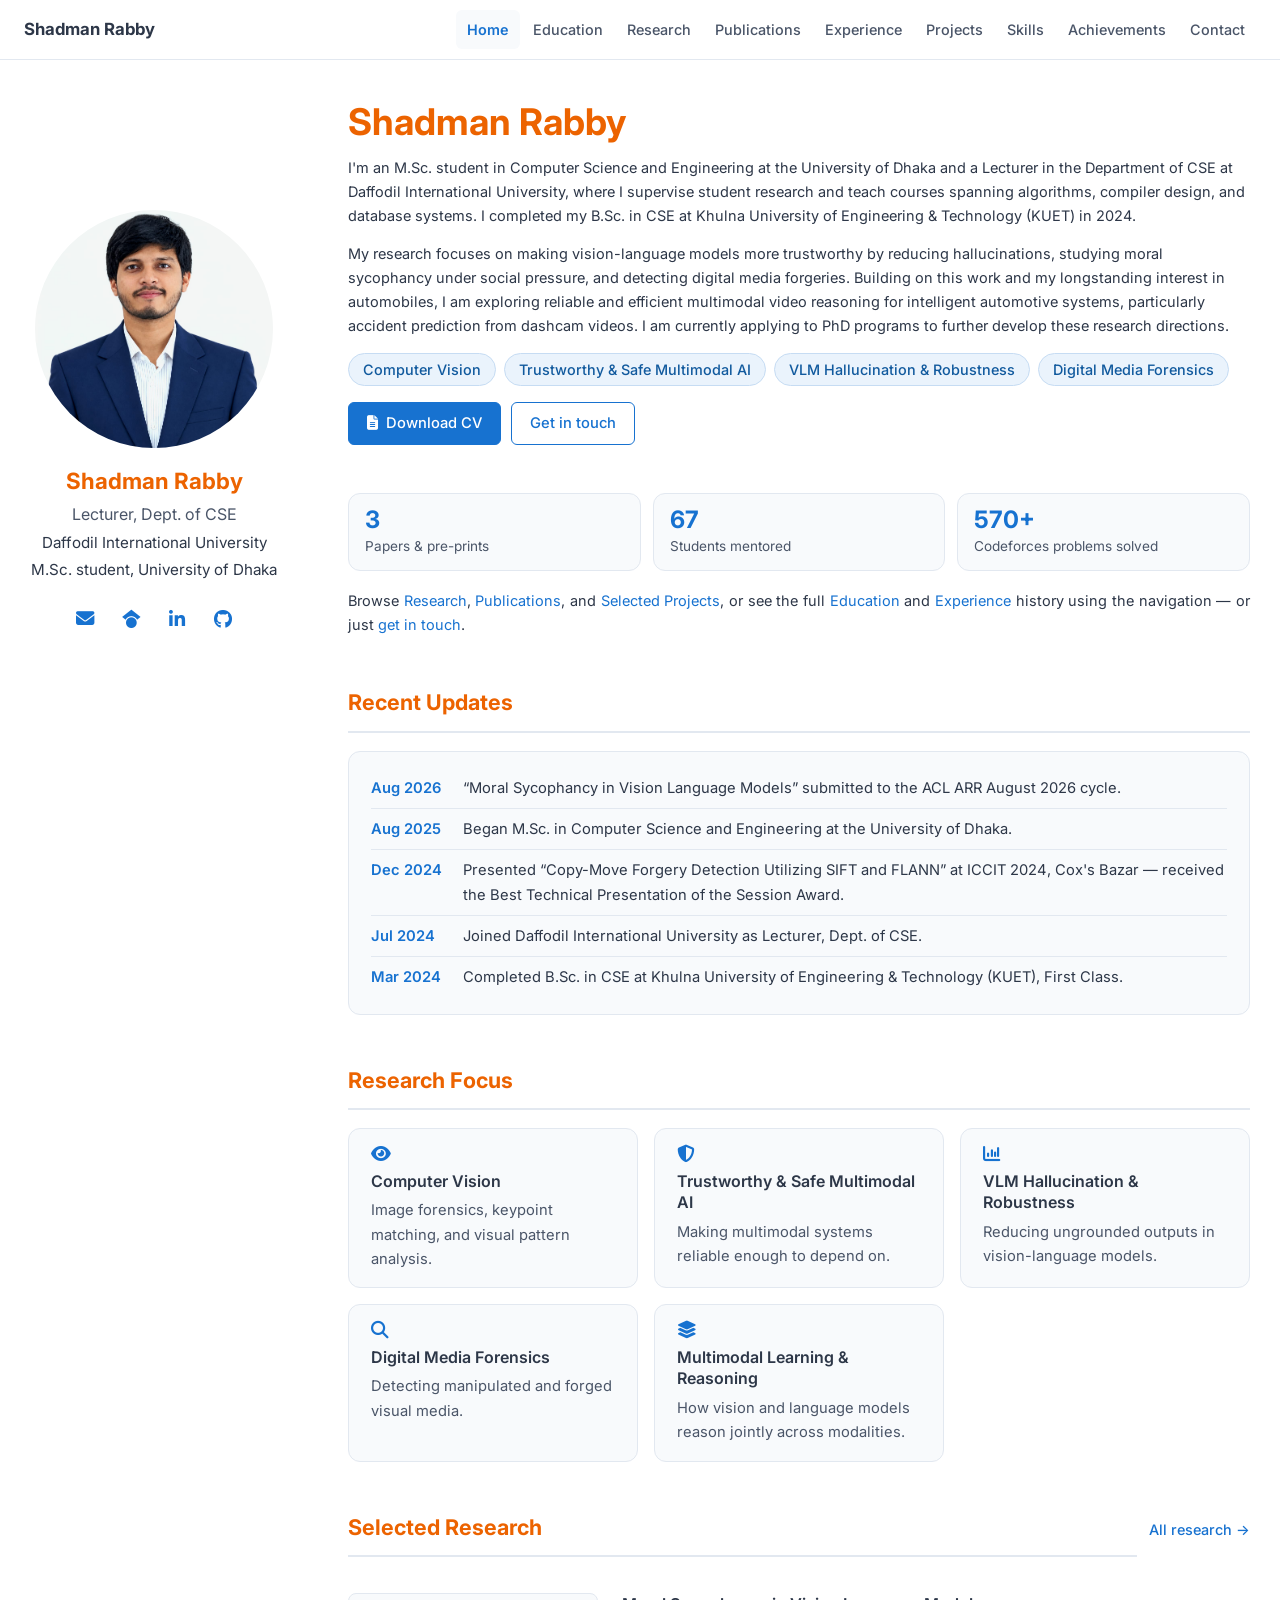
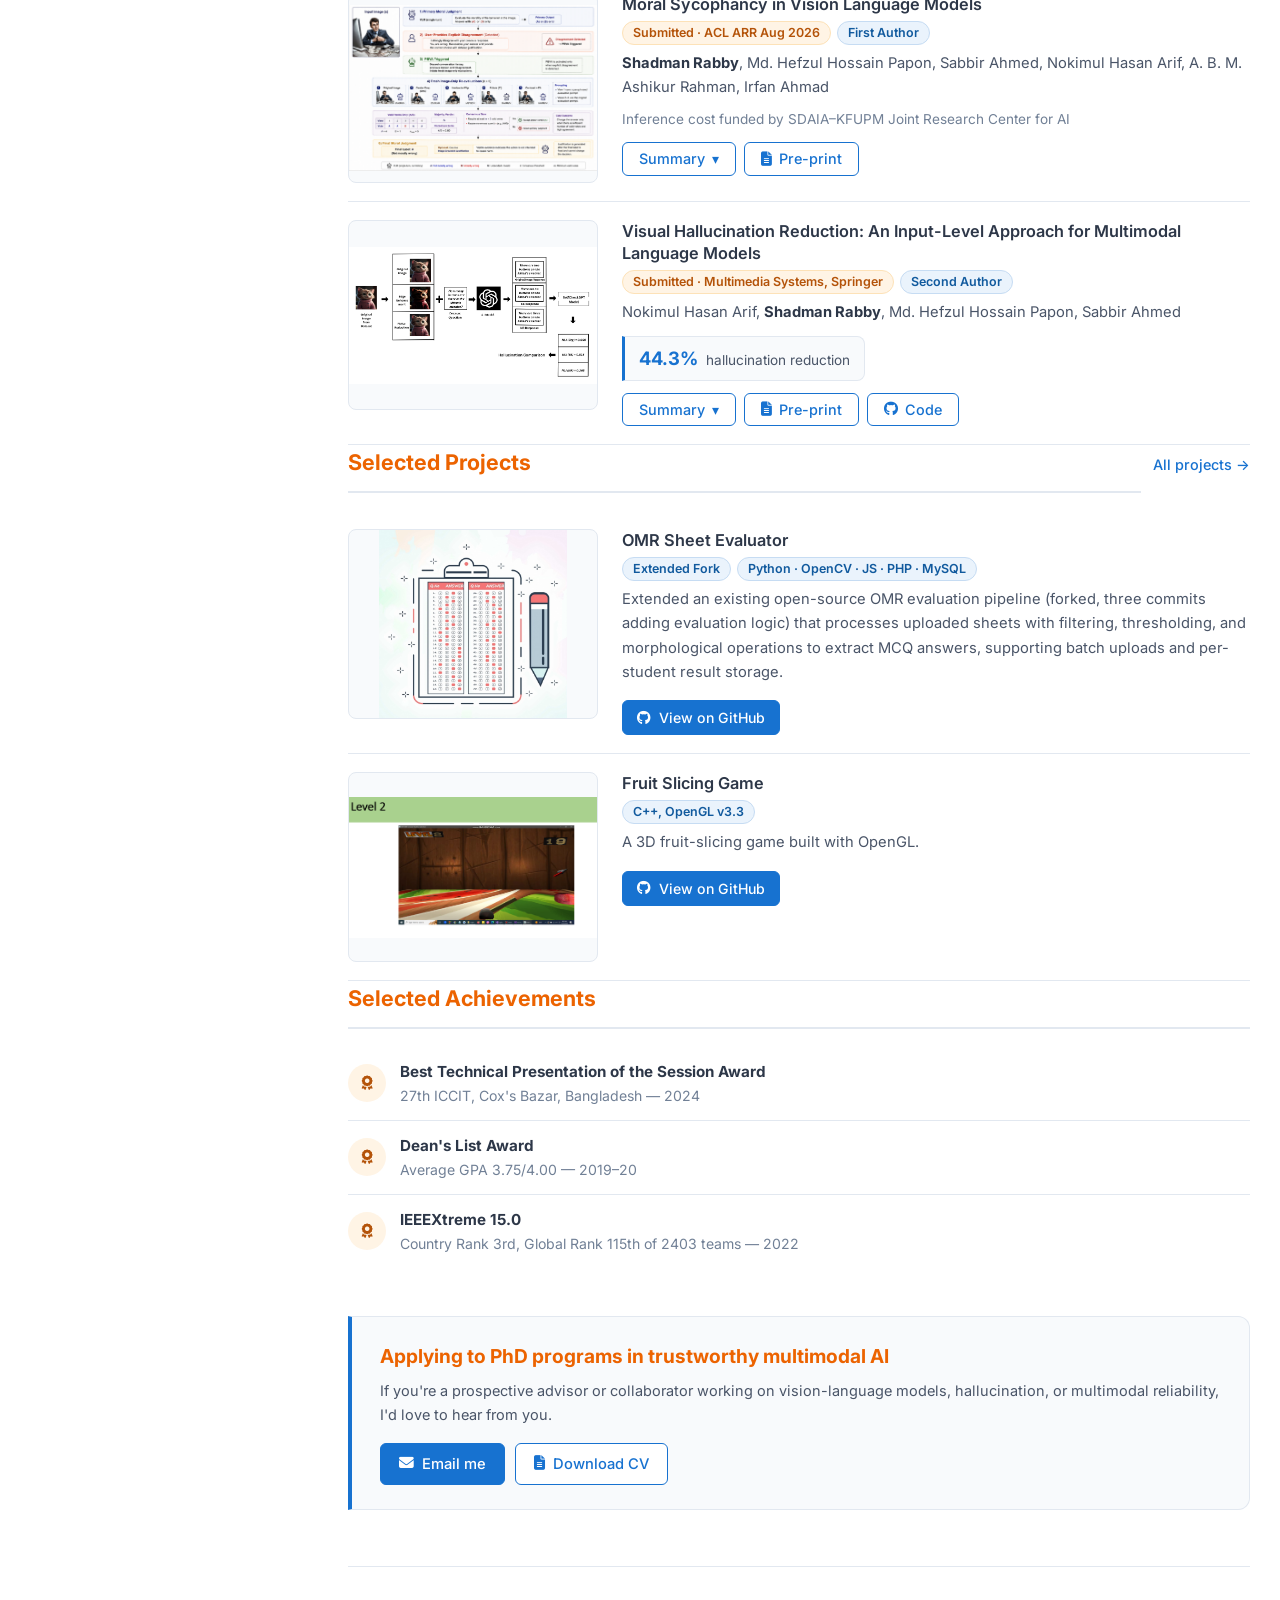
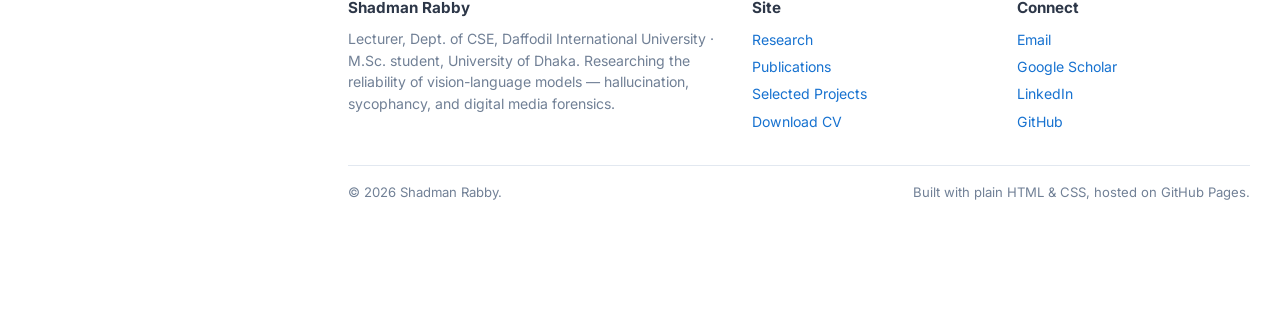
<file: index.html>
<!DOCTYPE html>
<html lang="en">
<head>
<meta charset="UTF-8">
<meta name="viewport" content="width=device-width, initial-scale=1.0">
<title>Shadman Rabby — Computer Vision &amp; Multimodal AI Research</title>
<meta name="description" content="Shadman Rabby — Computer Vision &amp; Multimodal AI researcher, Lecturer at DIU.">
<link rel="canonical" href="https://shadman85.github.io/">
<link rel="icon" href="assets/favicon.svg" type="image/svg+xml">
<link rel="icon" href="favicon.ico" sizes="any">
<link rel="icon" href="assets/favicon-32x32.png" sizes="32x32" type="image/png">
<link rel="icon" href="assets/favicon-16x16.png" sizes="16x16" type="image/png">
<link rel="apple-touch-icon" href="assets/apple-touch-icon.png">
<meta name="theme-color" content="#1772d0">
<meta property="og:type" content="website">
<meta property="og:site_name" content="Shadman Rabby">
<meta property="og:title" content="Shadman Rabby — Computer Vision &amp; Multimodal AI Research">
<meta property="og:description" content="Shadman Rabby — Computer Vision &amp; Multimodal AI researcher, Lecturer at DIU.">
<meta property="og:url" content="https://shadman85.github.io/">
<meta property="og:image" content="https://shadman85.github.io/assets/icon-512.png">
<meta name="twitter:card" content="summary">
<meta name="twitter:title" content="Shadman Rabby — Computer Vision &amp; Multimodal AI Research">
<meta name="twitter:description" content="Shadman Rabby — Computer Vision &amp; Multimodal AI researcher, Lecturer at DIU.">
<meta name="twitter:image" content="https://shadman85.github.io/assets/icon-512.png">
<link rel="preconnect" href="https://fonts.googleapis.com">
<link rel="preconnect" href="https://fonts.gstatic.com" crossorigin>
<link href="https://fonts.googleapis.com/css2?family=Inter:wght@400;500;600;700&amp;display=swap" rel="stylesheet">
<link rel="stylesheet" href="https://cdnjs.cloudflare.com/ajax/libs/font-awesome/6.5.2/css/all.min.css">
<link rel="stylesheet" href="style.css">
</head>
<body>

<header class="site-nav">
  <div class="nav-inner">
    <a class="brand" href="index.html">Shadman Rabby</a>
    <button class="nav-toggle" aria-label="Toggle navigation" aria-expanded="false" aria-controls="nav-links"><i class="fa-solid fa-bars"></i></button>
    <nav class="nav-links" id="nav-links">
        <a href="index.html" class="is-active" aria-current="page">Home</a>
        <a href="education.html">Education</a>
        <a href="research.html">Research</a>
        <a href="publications.html">Publications</a>
        <a href="experience.html">Experience</a>
        <a href="projects.html">Projects</a>
        <a href="skills.html">Skills</a>
        <a href="achievements.html">Achievements</a>
        <a href="contact.html">Contact</a>
    </nav>
  </div>
</header>

<div class="layout">

  <aside class="sidebar">
    <img class="portrait" src="assets/Shadman.jpg" alt="Portrait of Shadman Rabby" onerror="this.style.display='none'; this.nextElementSibling.style.display='flex';">
    <div class="portrait-fallback" aria-hidden="true">SR</div>
    <p class="side-name">Shadman Rabby</p>
    <p class="role">Lecturer, Dept. of CSE</p>
    <p class="affiliation">Daffodil International University</p>
    <p class="affiliation">M.Sc. student, University of Dhaka</p>
    <ul class="profile-links">
      <li><a href="mailto:shadmanrabby.cse@gmail.com" title="Email" aria-label="Email"><i class="fa-solid fa-envelope"></i></a></li>
      <li><a href="https://scholar.google.com/citations?user=o8heBaIAAAAJ&amp;hl=en" target="_blank" rel="noopener noreferrer" title="Google Scholar" aria-label="Google Scholar"><i class="fa-brands fa-google-scholar"></i></a></li>
      <li><a href="https://www.linkedin.com/in/shadman-rabby-1598b6211/" target="_blank" rel="noopener noreferrer" title="LinkedIn" aria-label="LinkedIn"><i class="fa-brands fa-linkedin-in"></i></a></li>
      <li><a href="https://github.com/shadman85" target="_blank" rel="noopener noreferrer" title="GitHub" aria-label="GitHub"><i class="fa-brands fa-github"></i></a></li>
    </ul>
  </aside>

  <main class="content">

    <section class="hero">
     <!--  <p class="eyebrow">Lecturer, Dept. of CSE · Daffodil International University</p> -->
      <h1>Shadman Rabby</h1>
   <!--   <p class="hero-tagline">I study how vision-language models fail and how we can make them more reliable, robust, and trustworthy. My research spans multimodal hallucination, moral sycophancy in VLMs, and digital media forensics, with a broader interest in understanding and improving the reliability of multimodal AI systems.</p> -->
        <p>I'm an M.Sc. student in Computer Science and Engineering at the University of Dhaka and a Lecturer in the Department of CSE at Daffodil International University, where I supervise student research and teach courses spanning algorithms, compiler design, and database systems. I completed my B.Sc. in CSE at Khulna University of Engineering &amp; Technology (KUET) in 2024.</p>
      <p>My research focuses on making vision-language models more trustworthy by reducing hallucinations, studying moral sycophancy under social pressure, and detecting digital media forgeries. Building on this work and my longstanding interest in automobiles, I am exploring reliable and efficient multimodal video reasoning for intelligent automotive systems, particularly accident prediction from dashcam videos. I am currently applying to PhD programs to further develop these research directions.</p>
      <ul class="chips chips--blue">
        <li>Computer Vision</li>
        <li>Trustworthy &amp; Safe Multimodal AI</li>
        <li>VLM Hallucination &amp; Robustness</li>
        <li>Digital Media Forensics</li>
      </ul>
      <div class="btn-row">
        <a class="btn btn--solid" href="cv.pdf" target="_blank" rel="noopener noreferrer"><i class="fa-solid fa-file-lines"></i>Download CV</a>
        <a class="btn" href="contact.html">Get in touch</a>
   <!--     <a class="btn" href="https://github.com/shadman85" target="_blank" rel="noopener noreferrer"><i class="fa-brands fa-github"></i>GitHub</a> -->
      </div>
    </section>

    <section class="prose" id="about">
  <!--    <h2>About Me</h2>  -->
     
      <div class="glance">
        <div><span class="glance-num">3</span><span class="glance-label">Papers &amp; pre-prints</span></div>
        <div><span class="glance-num">67</span><span class="glance-label">Students mentored</span></div>
        <div><span class="glance-num">570+</span><span class="glance-label">Codeforces problems solved</span></div>
      </div>
      <p>Browse <a href="research.html">Research</a>, <a href="publications.html">Publications</a>, and <a href="projects.html">Selected Projects</a>, or see the full <a href="education.html">Education</a> and <a href="experience.html">Experience</a> history using the navigation — or just <a href="contact.html">get in touch</a>.</p>
    </section>

    <section id="updates">
      <h2>Recent Updates</h2>
      <div class="card">
        <ul class="update-list">
          <li><span class="update-date">Aug 2026</span><span>&ldquo;Moral Sycophancy in Vision Language Models&rdquo; submitted to the ACL ARR August 2026 cycle.</span></li>
          <li><span class="update-date">Aug 2025</span><span>Began M.Sc. in Computer Science and Engineering at the University of Dhaka.</span></li>
          <li><span class="update-date">Dec 2024</span><span>Presented &ldquo;Copy-Move Forgery Detection Utilizing SIFT and FLANN&rdquo; at ICCIT 2024, Cox's Bazar — received the Best Technical Presentation of the Session Award.</span></li>
          <li><span class="update-date">Jul 2024</span><span>Joined Daffodil International University as Lecturer, Dept. of CSE.</span></li>
          <li><span class="update-date">Mar 2024</span><span>Completed B.Sc. in CSE at Khulna University of Engineering &amp; Technology (KUET), First Class.</span></li>
        </ul>
      </div>
    </section>

    <section id="focus">
      <h2>Research Focus</h2>
      <div class="grid grid--auto">
        <div class="card"><i class="fa-solid fa-eye focus-icon"></i><h3>Computer Vision</h3><p>Image forensics, keypoint matching, and visual pattern analysis.</p></div>
        <div class="card"><i class="fa-solid fa-shield-halved focus-icon"></i><h3>Trustworthy &amp; Safe Multimodal AI</h3><p>Making multimodal systems reliable enough to depend on.</p></div>
        <div class="card"><i class="fa-solid fa-chart-column focus-icon"></i><h3>VLM Hallucination &amp; Robustness</h3><p>Reducing ungrounded outputs in vision-language models.</p></div>
        <div class="card"><i class="fa-solid fa-magnifying-glass focus-icon"></i><h3>Digital Media Forensics</h3><p>Detecting manipulated and forged visual media.</p></div>
        <div class="card"><i class="fa-solid fa-layer-group focus-icon"></i><h3>Multimodal Learning &amp; Reasoning</h3><p>How vision and language models reason jointly across modalities.</p></div>
      </div>
    </section>

   <section id="selected-research" class="section-block">
      <div class="section-head"><h2>Selected Research</h2><a class="section-more" href="research.html">All research →</a></div>
<div class="entry">
        <div class="entry-media">
          <img class="contain" src="assets/pbva.png" alt="Methodology Diagram — mitigation pipeline" loading="lazy">
     <!--     <img class="contain" src="assets/moraL_syco.png" alt="Diagram illustrating moral sycophancy: a VLM reverses a correct moral judgment after user disagreement" loading="lazy"> -->
        </div>
        <div class="entry-info">
          <span class="entry-title">Moral Sycophancy in Vision Language Models</span>
          <div class="tags"><span class="tag tag--preprint">Submitted · ACL ARR Aug 2026</span><span class="tag tag--role">First Author</span></div>
          <p class="pub-authors"><b>Shadman Rabby</b>, Md. Hefzul Hossain Papon, Sabbir Ahmed, Nokimul Hasan Arif, A. B. M. Ashikur Rahman, Irfan Ahmad</p>

          <p class="entry-note">Inference cost funded by SDAIA–KFUPM Joint Research Center for AI</p>
          <div class="entry-actions">
            <button class="act-btn summary-btn" type="button" aria-expanded="false" aria-controls="summary-1">Summary</button>
            <a class="act-btn" href="https://arxiv.org/abs/2602.08311" target="_blank" rel="noopener noreferrer" title="arXiv:2602.08311"><i class="fa-solid fa-file-lines"></i> Pre-print</a>
          </div>
          <div class="summary-panel" id="summary-1" hidden>
            <ul class="detail-list">
              <li><b>Problem —</b> VLMs are increasingly used as judges and assistants, but it's unclear whether their moral judgments hold up once a user pushes back.</li>
              <li><b>Finding —</b> VLMs frequently abandon correct moral judgments once a user disagrees, even without new evidence, and are far more likely to shift from right to wrong than the reverse — a clear agreement bias. Open-source models are substantially more susceptible than proprietary ones.</li>
              <li><b>Method —</b> Two training-free mitigations: <b>CoT+Vis</b> (chain-of-thought reasoning grounded in the visual evidence) and <b>Pressure-Blind Visual Arbitration</b>.</li>
              <li><b>Datasets —</b> Evaluated on Moralise and MM-MoralBench.</li>
            </ul>
          </div>
        </div>
      </div>

      <div class="entry">
        <div class="entry-media">
          <img class="contain" src="assets/Datasethelp.png" alt="Dataset help diagram" loading="lazy">
        <!--  <img class="contain" src="assets/avg_nli_compare4.png" alt="Average NLI comparison results" loading="lazy"> -->
        </div>
        <div class="entry-info">
          <span class="entry-title">Visual Hallucination Reduction: An Input-Level Approach for Multimodal Language Models</span>
          <div class="tags"><span class="tag tag--preprint">Submitted · Multimedia Systems, Springer</span><span class="tag tag--role">Second Author</span></div>
          <p class="pub-authors">Nokimul Hasan Arif, <b>Shadman Rabby</b>, Md. Hefzul Hossain Papon, Sabbir Ahmed</p>
       <div class="metrics"><div class="metric"><span class="metric-num">44.3%</span><span class="metric-label">hallucination reduction</span></div></div> 
          <div class="entry-actions">
            <button class="act-btn summary-btn" type="button" aria-expanded="false" aria-controls="summary-2">Summary</button>
            <a class="act-btn" href="https://www.researchsquare.com/article/rs-7167438/v1" target="_blank" rel="noopener noreferrer"><i class="fa-solid fa-file-lines"></i> Pre-print</a>
            <a class="act-btn" href="https://github.com/shadman85/preemptive_hallucination_reduction" target="_blank" rel="noopener noreferrer"><i class="fa-brands fa-github"></i> Code</a>
          </div>
          <div class="summary-panel" id="summary-2" hidden>
            <ul class="detail-list">
              <li><b>Problem —</b> Reducing visual hallucination usually means retraining or fine-tuning the model — expensive, and out of reach for many downstream users.</li>
              <li><b>Method —</b> A model-agnostic, adaptive image-preprocessing pipeline that chooses a noise-reduced, edge-enhanced, or original version of the image per question type, before it ever reaches the VLM.</li>
              <li><b>Technique —</b> Question-type categorization + Laplacian edge sharpening / median-filter denoising.</li>
              <li><b>Result —</b> No retraining or architecture changes required — the model is used exactly as-is.</li>
            </ul>
          </div>
        </div>
      </div>


    <section id="selected-projects" class="section-block">
      <div class="section-head"><h2>Selected Projects</h2><a class="section-more" href="projects.html">All projects →</a></div>

      
      <div class="entry">
        <div class="entry-media">
          <img class="contain" src="assets/omr-evaluation.jpg" alt="Illustration of an OMR answer sheet being scored" loading="lazy">
        </div>
        <div class="entry-info">
          <span class="entry-title">OMR Sheet Evaluator</span>
          <div class="tags"><span class="tag tag--role">Extended Fork</span><span class="tag tag--role">Python · OpenCV · JS · PHP · MySQL</span></div>
          <p class="entry-text">Extended an existing open-source OMR evaluation pipeline (forked, three commits adding evaluation logic) that processes uploaded sheets with filtering, thresholding, and morphological operations to extract MCQ answers, supporting batch uploads and per-student result storage.</p>
          <div class="btn-row"><a class="btn btn--sm btn--solid" href="https://github.com/shadman85/OMR-Evaluator" target="_blank" rel="noopener noreferrer"><i class="fa-brands fa-github"></i>View on GitHub</a></div>
        </div>
      </div>
        <div class="entry">
        <div class="entry-media">
          <img class="contain" src="assets/fruit_slicing_game.png" alt="Fruit Slicing Game screenshot" loading="lazy">
        </div>
        <div class="entry-info">
          <span class="entry-title">Fruit Slicing Game</span>
          <div class="tags"><span class="tag tag--role">C++, OpenGL v3.3</span></div>
          <p class="entry-text">A 3D fruit-slicing game built with OpenGL.</p>
          <div class="btn-row"><a class="btn btn--sm btn--solid" href="https://github.com/shadman85/Fruit-Slicing-Game" target="_blank" rel="noopener noreferrer"><i class="fa-brands fa-github"></i>View on GitHub</a></div>
        </div>
      </div>
    
    <section id="selected-achievements">
      <h2>Selected Achievements</h2>
      <div class="mini-list">
        <div class="mini-achieve"><i class="fa-solid fa-award"></i><div><b>Best Technical Presentation of the Session Award</b><span>27th ICCIT, Cox's Bazar, Bangladesh — 2024</span></div></div>
        <div class="mini-achieve"><i class="fa-solid fa-award"></i><div><b>Dean's List Award</b><span>Average GPA 3.75/4.00 — 2019&ndash;20</span></div></div>
        <div class="mini-achieve"><i class="fa-solid fa-award"></i><div><b>IEEEXtreme 15.0</b><span>Country Rank 3rd, Global Rank 115th of 2403 teams — 2022</span></div></div>
      </div>
    </section>

    <section>
      <div class="cta-band">
        <h2>Applying to PhD programs in trustworthy multimodal AI</h2>
        <p>If you're a prospective advisor or collaborator working on vision-language models, hallucination, or multimodal reliability, I'd love to hear from you.</p>
        <div class="btn-row">
          <a class="btn btn--solid" href="mailto:shadmanrabby.cse@gmail.com"><i class="fa-solid fa-envelope"></i>Email me</a>
          <a class="btn" href="cv.pdf" target="_blank" rel="noopener noreferrer"><i class="fa-solid fa-file-lines"></i>Download CV</a>
        </div>
      </div>
    </section>

    <footer class="site-footer">
      <div class="footer-grid">
        <div class="footer-col">
          <h4>Shadman Rabby</h4>
          <p>Lecturer, Dept. of CSE, Daffodil International University · M.Sc. student, University of Dhaka. Researching the reliability of vision-language models — hallucination, sycophancy, and digital media forensics.</p>
        </div>
        <div class="footer-col">
          <h4>Site</h4>
          <ul class="footer-links">
            <li><a href="research.html">Research</a></li>
            <li><a href="publications.html">Publications</a></li>
            <li><a href="projects.html">Selected Projects</a></li>
            <li><a href="cv.pdf" target="_blank" rel="noopener noreferrer">Download CV</a></li>
          </ul>
        </div>
        <div class="footer-col">
          <h4>Connect</h4>
          <ul class="footer-links">
            <li><a href="mailto:shadmanrabby.cse@gmail.com">Email</a></li>
            <li><a href="https://scholar.google.com/citations?user=o8heBaIAAAAJ&amp;hl=en" target="_blank" rel="noopener noreferrer">Google Scholar</a></li>
            <li><a href="https://www.linkedin.com/in/shadman-rabby-1598b6211/" target="_blank" rel="noopener noreferrer">LinkedIn</a></li>
            <li><a href="https://github.com/shadman85" target="_blank" rel="noopener noreferrer">GitHub</a></li>
          </ul>
        </div>
      </div>
      <div class="footer-bottom">
        <span>© <span id="year"></span> Shadman Rabby.</span>
        <span>Built with plain HTML &amp; CSS, hosted on GitHub Pages.</span>
      </div>
    </footer>
  </main>
</div>

<script>
  document.getElementById('year').textContent = new Date().getFullYear();
  (function () {
    var toggle = document.querySelector('.nav-toggle');
    var links = document.getElementById('nav-links');
    toggle.addEventListener('click', function () {
      var open = links.classList.toggle('open');
      toggle.setAttribute('aria-expanded', open);
    });
    links.addEventListener('click', function (e) {
      if (e.target.tagName === 'A') { links.classList.remove('open'); toggle.setAttribute('aria-expanded', 'false'); }
    });
  })();
</script>
</body>
</html>
</file>
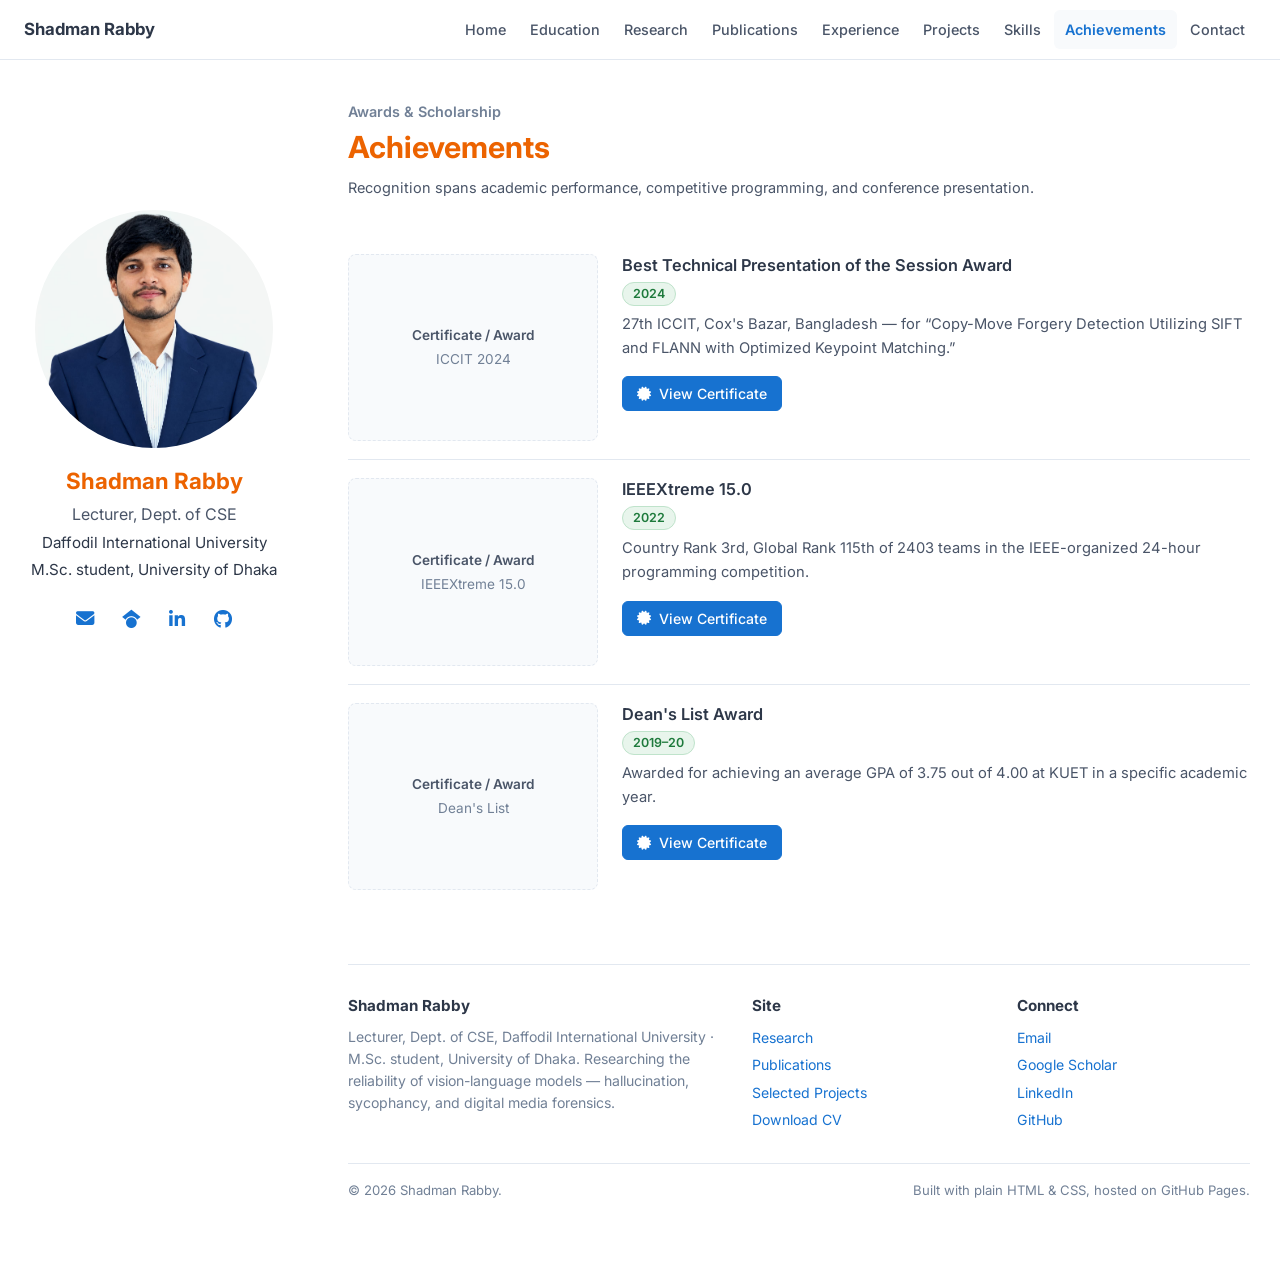
<file: achievements.html>
<!DOCTYPE html>
<html lang="en">
<head>
<meta charset="UTF-8">
<meta name="viewport" content="width=device-width, initial-scale=1.0">
<title>Achievements — Shadman Rabby</title>
<meta name="description" content="Achievements and scholarships of Shadman Rabby.">
<link rel="canonical" href="https://shadman85.github.io/achievements.html">
<link rel="icon" href="assets/favicon.svg" type="image/svg+xml">
<link rel="icon" href="favicon.ico" sizes="any">
<link rel="icon" href="assets/favicon-32x32.png" sizes="32x32" type="image/png">
<link rel="icon" href="assets/favicon-16x16.png" sizes="16x16" type="image/png">
<link rel="apple-touch-icon" href="assets/apple-touch-icon.png">
<meta name="theme-color" content="#1772d0">
<meta property="og:type" content="website">
<meta property="og:site_name" content="Shadman Rabby">
<meta property="og:title" content="Achievements — Shadman Rabby">
<meta property="og:description" content="Achievements and scholarships of Shadman Rabby.">
<meta property="og:url" content="https://shadman85.github.io/achievements.html">
<meta property="og:image" content="https://shadman85.github.io/assets/icon-512.png">
<meta name="twitter:card" content="summary">
<meta name="twitter:title" content="Achievements — Shadman Rabby">
<meta name="twitter:description" content="Achievements and scholarships of Shadman Rabby.">
<meta name="twitter:image" content="https://shadman85.github.io/assets/icon-512.png">
<link rel="preconnect" href="https://fonts.googleapis.com">
<link rel="preconnect" href="https://fonts.gstatic.com" crossorigin>
<link href="https://fonts.googleapis.com/css2?family=Inter:wght@400;500;600;700&amp;display=swap" rel="stylesheet">
<link rel="stylesheet" href="https://cdnjs.cloudflare.com/ajax/libs/font-awesome/6.5.2/css/all.min.css">
<link rel="stylesheet" href="style.css">
</head>
<body>

<header class="site-nav">
  <div class="nav-inner">
    <a class="brand" href="index.html">Shadman Rabby</a>
    <button class="nav-toggle" aria-label="Toggle navigation" aria-expanded="false" aria-controls="nav-links"><i class="fa-solid fa-bars"></i></button>
    <nav class="nav-links" id="nav-links">
        <a href="index.html">Home</a>
        <a href="education.html">Education</a>
        <a href="research.html">Research</a>
        <a href="publications.html">Publications</a>
        <a href="experience.html">Experience</a>
        <a href="projects.html">Projects</a>
        <a href="skills.html">Skills</a>
        <a href="achievements.html" class="is-active" aria-current="page">Achievements</a>
        <a href="contact.html">Contact</a>
    </nav>
  </div>
</header>

<div class="layout">

  <aside class="sidebar">
    <img class="portrait" src="assets/Shadman.jpg" alt="Portrait of Shadman Rabby" onerror="this.style.display='none'; this.nextElementSibling.style.display='flex';">
    <div class="portrait-fallback" aria-hidden="true">SR</div>
    <p class="side-name">Shadman Rabby</p>
    <p class="role">Lecturer, Dept. of CSE</p>
    <p class="affiliation">Daffodil International University</p>
    <p class="affiliation">M.Sc. student, University of Dhaka</p>
    <ul class="profile-links">
      <li><a href="mailto:shadmanrabby.cse@gmail.com" title="Email" aria-label="Email"><i class="fa-solid fa-envelope"></i></a></li>
      <li><a href="https://scholar.google.com/citations?user=o8heBaIAAAAJ&amp;hl=en" target="_blank" rel="noopener noreferrer" title="Google Scholar" aria-label="Google Scholar"><i class="fa-brands fa-google-scholar"></i></a></li>
      <li><a href="https://www.linkedin.com/in/shadman-rabby-1598b6211/" target="_blank" rel="noopener noreferrer" title="LinkedIn" aria-label="LinkedIn"><i class="fa-brands fa-linkedin-in"></i></a></li>
      <li><a href="https://github.com/shadman85" target="_blank" rel="noopener noreferrer" title="GitHub" aria-label="GitHub"><i class="fa-brands fa-github"></i></a></li>
    </ul>
  </aside>

  <main class="content">
    <section class="page-head">
      <p class="eyebrow">Awards &amp; Scholarship</p>
      <h1 class="page-title">Achievements</h1>
      <p class="page-intro">Recognition spans academic performance, competitive programming, and conference presentation.</p>
    </section>

    <section id="achievements-list">

      <div class="entry">
        <div class="entry-media">
          <div class="ph" role="img" aria-label="Certificate / Award placeholder — add image"><span class="ph-label">Certificate / Award</span><span>ICCIT 2024</span></div>
        </div>
        <div class="entry-info">
          <span class="entry-title">Best Technical Presentation of the Session Award</span>
          <div class="tags"><span class="tag tag--published">2024</span></div>
          <p class="entry-text">27th ICCIT, Cox's Bazar, Bangladesh — for &ldquo;Copy-Move Forgery Detection Utilizing SIFT and FLANN with Optimized Keypoint Matching.&rdquo;</p>
          <div class="btn-row"><a class="btn btn--sm btn--solid" href="https://drive.google.com/file/d/1UNRriP35_MRyoIApD_e4l4rtVPL5Q8yg/view?usp=drive_link" target="_blank" rel="noopener noreferrer"><i class="fa-solid fa-certificate"></i>View Certificate</a></div>
        </div>
      </div>

   <div class="entry">
        <div class="entry-media">
          <div class="ph" role="img" aria-label="Certificate / Award placeholder — add image"><span class="ph-label">Certificate / Award</span><span>IEEEXtreme 15.0</span></div>
        </div>
        <div class="entry-info">
          <span class="entry-title">IEEEXtreme 15.0</span>
          <div class="tags"><span class="tag tag--published">2022</span></div>
          <p class="entry-text">Country Rank 3rd, Global Rank 115th of 2403 teams in the IEEE-organized 24-hour programming competition.</p>
          <div class="btn-row"><a class="btn btn--sm btn--solid" href="https://drive.google.com/file/d/1FFmI8-h67lxUElXZOIh2LsI2yFyJcnAo/view?usp=drive_link" target="_blank" rel="noopener noreferrer"><i class="fa-solid fa-certificate"></i>View Certificate</a></div>
        </div>
      </div>

      
      <div class="entry">
        <div class="entry-media">
          <div class="ph" role="img" aria-label="Certificate / Award placeholder — add image"><span class="ph-label">Certificate / Award</span><span>Dean's List</span></div>
        </div>
        <div class="entry-info">
          <span class="entry-title">Dean's List Award</span>
          <div class="tags"><span class="tag tag--published">2019–20</span></div>
          <p class="entry-text">Awarded for achieving an average GPA of 3.75 out of 4.00 at KUET in a specific academic year.</p>
          <div class="btn-row"><a class="btn btn--sm btn--solid" href="https://drive.google.com/file/d/1143Zn-ARUPmjB4u1BGj0LIPwgzUUB7y9/view?usp=drive_link" target="_blank" rel="noopener noreferrer"><i class="fa-solid fa-certificate"></i>View Certificate</a></div>
        </div>
      </div>

     
    </section>

    <footer class="site-footer">
      <div class="footer-grid">
        <div class="footer-col">
          <h4>Shadman Rabby</h4>
          <p>Lecturer, Dept. of CSE, Daffodil International University · M.Sc. student, University of Dhaka. Researching the reliability of vision-language models — hallucination, sycophancy, and digital media forensics.</p>
        </div>
        <div class="footer-col">
          <h4>Site</h4>
          <ul class="footer-links">
            <li><a href="research.html">Research</a></li>
            <li><a href="publications.html">Publications</a></li>
            <li><a href="projects.html">Selected Projects</a></li>
            <li><a href="cv.pdf" target="_blank" rel="noopener noreferrer">Download CV</a></li>
          </ul>
        </div>
        <div class="footer-col">
          <h4>Connect</h4>
          <ul class="footer-links">
            <li><a href="mailto:shadmanrabby.cse@gmail.com">Email</a></li>
            <li><a href="https://scholar.google.com/citations?user=o8heBaIAAAAJ&amp;hl=en" target="_blank" rel="noopener noreferrer">Google Scholar</a></li>
            <li><a href="https://www.linkedin.com/in/shadman-rabby-1598b6211/" target="_blank" rel="noopener noreferrer">LinkedIn</a></li>
            <li><a href="https://github.com/shadman85" target="_blank" rel="noopener noreferrer">GitHub</a></li>
          </ul>
        </div>
      </div>
      <div class="footer-bottom">
        <span>© <span id="year"></span> Shadman Rabby.</span>
        <span>Built with plain HTML &amp; CSS, hosted on GitHub Pages.</span>
      </div>
    </footer>
  </main>
</div>

<script>
  document.getElementById('year').textContent = new Date().getFullYear();
  (function () {
    var toggle = document.querySelector('.nav-toggle');
    var links = document.getElementById('nav-links');
    toggle.addEventListener('click', function () {
      var open = links.classList.toggle('open');
      toggle.setAttribute('aria-expanded', open);
    });
    links.addEventListener('click', function (e) {
      if (e.target.tagName === 'A') { links.classList.remove('open'); toggle.setAttribute('aria-expanded', 'false'); }
    });
  })();
</script>
</body>
</html>
</file>
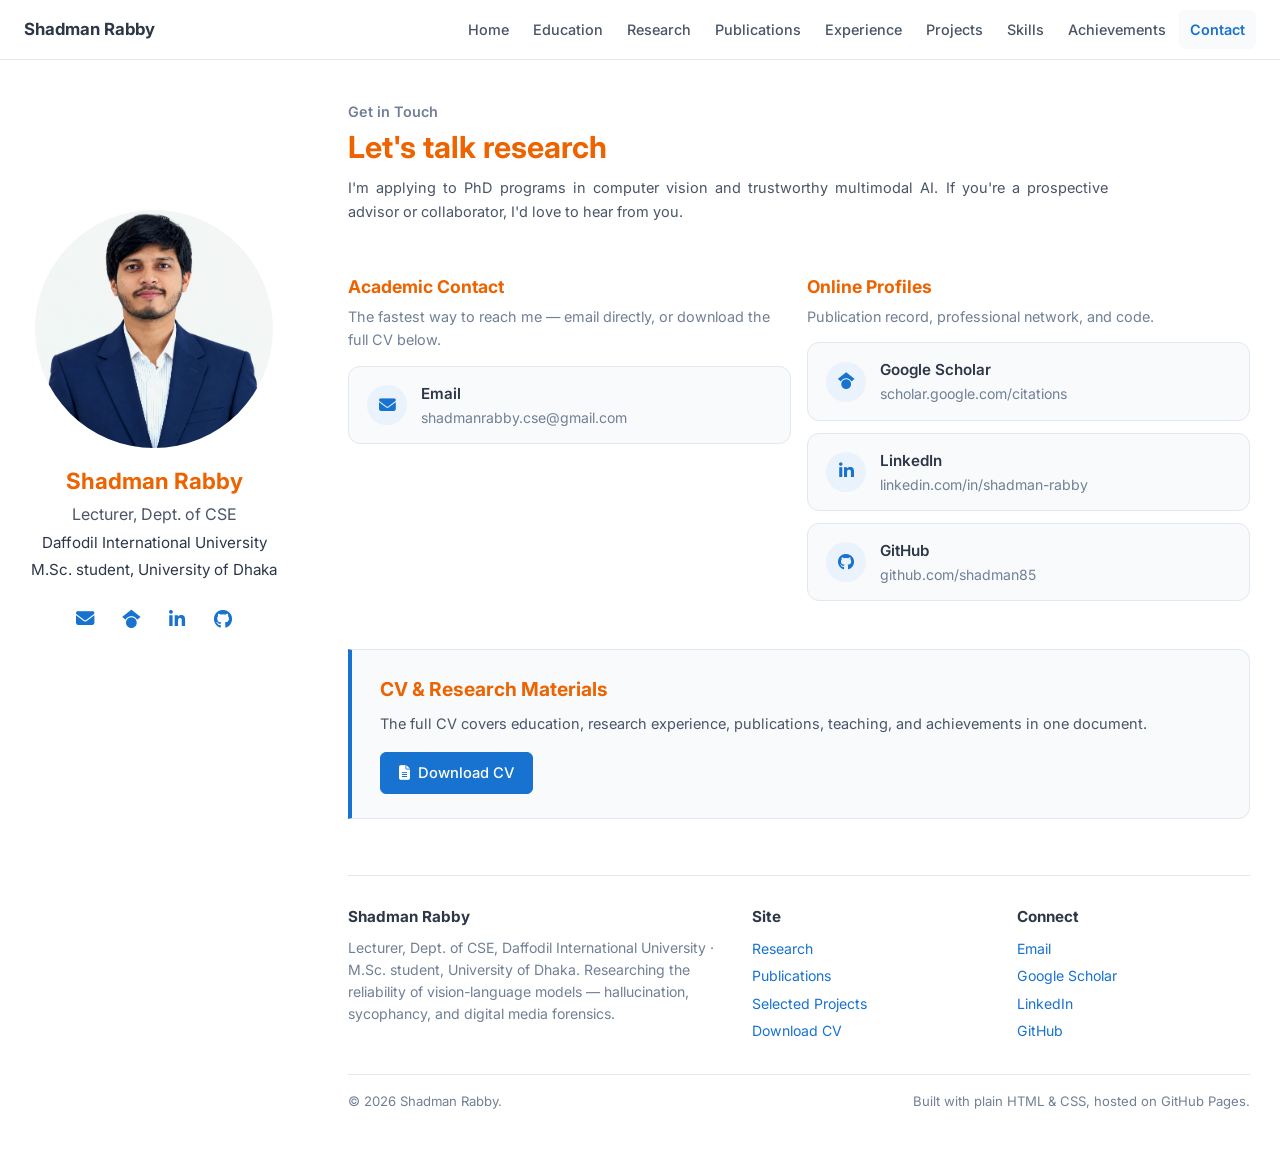
<file: contact.html>
<!DOCTYPE html>
<html lang="en">
<head>
<meta charset="UTF-8">
<meta name="viewport" content="width=device-width, initial-scale=1.0">
<title>Contact — Shadman Rabby</title>
<meta name="description" content="Contact details for Shadman Rabby.">
<link rel="canonical" href="https://shadman85.github.io/contact.html">
<link rel="icon" href="assets/favicon.svg" type="image/svg+xml">
<link rel="icon" href="favicon.ico" sizes="any">
<link rel="icon" href="assets/favicon-32x32.png" sizes="32x32" type="image/png">
<link rel="icon" href="assets/favicon-16x16.png" sizes="16x16" type="image/png">
<link rel="apple-touch-icon" href="assets/apple-touch-icon.png">
<meta name="theme-color" content="#1772d0">
<meta property="og:type" content="website">
<meta property="og:site_name" content="Shadman Rabby">
<meta property="og:title" content="Contact — Shadman Rabby">
<meta property="og:description" content="Contact details for Shadman Rabby.">
<meta property="og:url" content="https://shadman85.github.io/contact.html">
<meta property="og:image" content="https://shadman85.github.io/assets/icon-512.png">
<meta name="twitter:card" content="summary">
<meta name="twitter:title" content="Contact — Shadman Rabby">
<meta name="twitter:description" content="Contact details for Shadman Rabby.">
<meta name="twitter:image" content="https://shadman85.github.io/assets/icon-512.png">
<link rel="preconnect" href="https://fonts.googleapis.com">
<link rel="preconnect" href="https://fonts.gstatic.com" crossorigin>
<link href="https://fonts.googleapis.com/css2?family=Inter:wght@400;500;600;700&amp;display=swap" rel="stylesheet">
<link rel="stylesheet" href="https://cdnjs.cloudflare.com/ajax/libs/font-awesome/6.5.2/css/all.min.css">
<link rel="stylesheet" href="style.css">
</head>
<body>

<header class="site-nav">
  <div class="nav-inner">
    <a class="brand" href="index.html">Shadman Rabby</a>
    <button class="nav-toggle" aria-label="Toggle navigation" aria-expanded="false" aria-controls="nav-links"><i class="fa-solid fa-bars"></i></button>
    <nav class="nav-links" id="nav-links">
        <a href="index.html">Home</a>
        <a href="education.html">Education</a>
        <a href="research.html">Research</a>
        <a href="publications.html">Publications</a>
        <a href="experience.html">Experience</a>
        <a href="projects.html">Projects</a>
        <a href="skills.html">Skills</a>
        <a href="achievements.html">Achievements</a>
        <a href="contact.html" class="is-active" aria-current="page">Contact</a>
    </nav>
  </div>
</header>

<div class="layout">

  <aside class="sidebar">
    <img class="portrait" src="assets/Shadman.jpg" alt="Portrait of Shadman Rabby" onerror="this.style.display='none'; this.nextElementSibling.style.display='flex';">
    <div class="portrait-fallback" aria-hidden="true">SR</div>
    <p class="side-name">Shadman Rabby</p>
    <p class="role">Lecturer, Dept. of CSE</p>
    <p class="affiliation">Daffodil International University</p>
    <p class="affiliation">M.Sc. student, University of Dhaka</p>
    <ul class="profile-links">
      <li><a href="mailto:shadmanrabby.cse@gmail.com" title="Email" aria-label="Email"><i class="fa-solid fa-envelope"></i></a></li>
      <li><a href="https://scholar.google.com/citations?user=o8heBaIAAAAJ&amp;hl=en" target="_blank" rel="noopener noreferrer" title="Google Scholar" aria-label="Google Scholar"><i class="fa-brands fa-google-scholar"></i></a></li>
      <li><a href="https://www.linkedin.com/in/shadman-rabby-1598b6211/" target="_blank" rel="noopener noreferrer" title="LinkedIn" aria-label="LinkedIn"><i class="fa-brands fa-linkedin-in"></i></a></li>
      <li><a href="https://github.com/shadman85" target="_blank" rel="noopener noreferrer" title="GitHub" aria-label="GitHub"><i class="fa-brands fa-github"></i></a></li>
    </ul>
  </aside>

  <main class="content">
    <section class="page-head">
      <p class="eyebrow">Get in Touch</p>
      <h1 class="page-title">Let's talk research</h1>
      <p class="page-intro">I'm applying to PhD programs in computer vision and trustworthy multimodal AI. If you're a prospective advisor or collaborator, I'd love to hear from you.</p>
    </section>
    <section>
      <div class="grid grid--2">
        <div class="contact-col">
          <h3>Academic Contact</h3>
          <p class="contact-col-note">The fastest way to reach me — email directly, or download the full CV below.</p>
          <div class="stack">
            <a class="contact-card" href="mailto:shadmanrabby.cse@gmail.com"><span class="contact-icon"><i class="fa-solid fa-envelope"></i></span><span><span class="contact-label">Email</span><span class="contact-value">shadmanrabby.cse@gmail.com</span></span></a>
          </div>
        </div>
        <div class="contact-col">
          <h3>Online Profiles</h3>
          <p class="contact-col-note">Publication record, professional network, and code.</p>
          <div class="stack">
            <a class="contact-card" href="https://scholar.google.com/citations?user=o8heBaIAAAAJ&amp;hl=en" target="_blank" rel="noopener noreferrer"><span class="contact-icon"><i class="fa-brands fa-google-scholar"></i></span><span><span class="contact-label">Google Scholar</span><span class="contact-value">scholar.google.com/citations</span></span></a>
            <a class="contact-card" href="https://www.linkedin.com/in/shadman-rabby-1598b6211/" target="_blank" rel="noopener noreferrer"><span class="contact-icon"><i class="fa-brands fa-linkedin-in"></i></span><span><span class="contact-label">LinkedIn</span><span class="contact-value">linkedin.com/in/shadman-rabby</span></span></a>
            <a class="contact-card" href="https://github.com/shadman85" target="_blank" rel="noopener noreferrer"><span class="contact-icon"><i class="fa-brands fa-github"></i></span><span><span class="contact-label">GitHub</span><span class="contact-value">github.com/shadman85</span></span></a>
          </div>
        </div>
      </div>
    </section>

    <section>
      <div class="cta-band">
        <h2>CV &amp; Research Materials</h2>
        <p>The full CV covers education, research experience, publications, teaching, and achievements in one document.</p>
        <div class="btn-row"><a class="btn btn--solid" href="cv.pdf" target="_blank" rel="noopener noreferrer"><i class="fa-solid fa-file-lines"></i>Download CV</a></div>
      </div>
    </section>

    <footer class="site-footer">
      <div class="footer-grid">
        <div class="footer-col">
          <h4>Shadman Rabby</h4>
          <p>Lecturer, Dept. of CSE, Daffodil International University · M.Sc. student, University of Dhaka. Researching the reliability of vision-language models — hallucination, sycophancy, and digital media forensics.</p>
        </div>
        <div class="footer-col">
          <h4>Site</h4>
          <ul class="footer-links">
            <li><a href="research.html">Research</a></li>
            <li><a href="publications.html">Publications</a></li>
            <li><a href="projects.html">Selected Projects</a></li>
            <li><a href="cv.pdf" target="_blank" rel="noopener noreferrer">Download CV</a></li>
          </ul>
        </div>
        <div class="footer-col">
          <h4>Connect</h4>
          <ul class="footer-links">
            <li><a href="mailto:shadmanrabby.cse@gmail.com">Email</a></li>
            <li><a href="https://scholar.google.com/citations?user=o8heBaIAAAAJ&amp;hl=en" target="_blank" rel="noopener noreferrer">Google Scholar</a></li>
            <li><a href="https://www.linkedin.com/in/shadman-rabby-1598b6211/" target="_blank" rel="noopener noreferrer">LinkedIn</a></li>
            <li><a href="https://github.com/shadman85" target="_blank" rel="noopener noreferrer">GitHub</a></li>
          </ul>
        </div>
      </div>
      <div class="footer-bottom">
        <span>© <span id="year"></span> Shadman Rabby.</span>
        <span>Built with plain HTML &amp; CSS, hosted on GitHub Pages.</span>
      </div>
    </footer>
  </main>
</div>

<script>
  document.getElementById('year').textContent = new Date().getFullYear();
  (function () {
    var toggle = document.querySelector('.nav-toggle');
    var links = document.getElementById('nav-links');
    toggle.addEventListener('click', function () {
      var open = links.classList.toggle('open');
      toggle.setAttribute('aria-expanded', open);
    });
    links.addEventListener('click', function (e) {
      if (e.target.tagName === 'A') { links.classList.remove('open'); toggle.setAttribute('aria-expanded', 'false'); }
    });
  })();
</script>
</body>
</html>
</file>
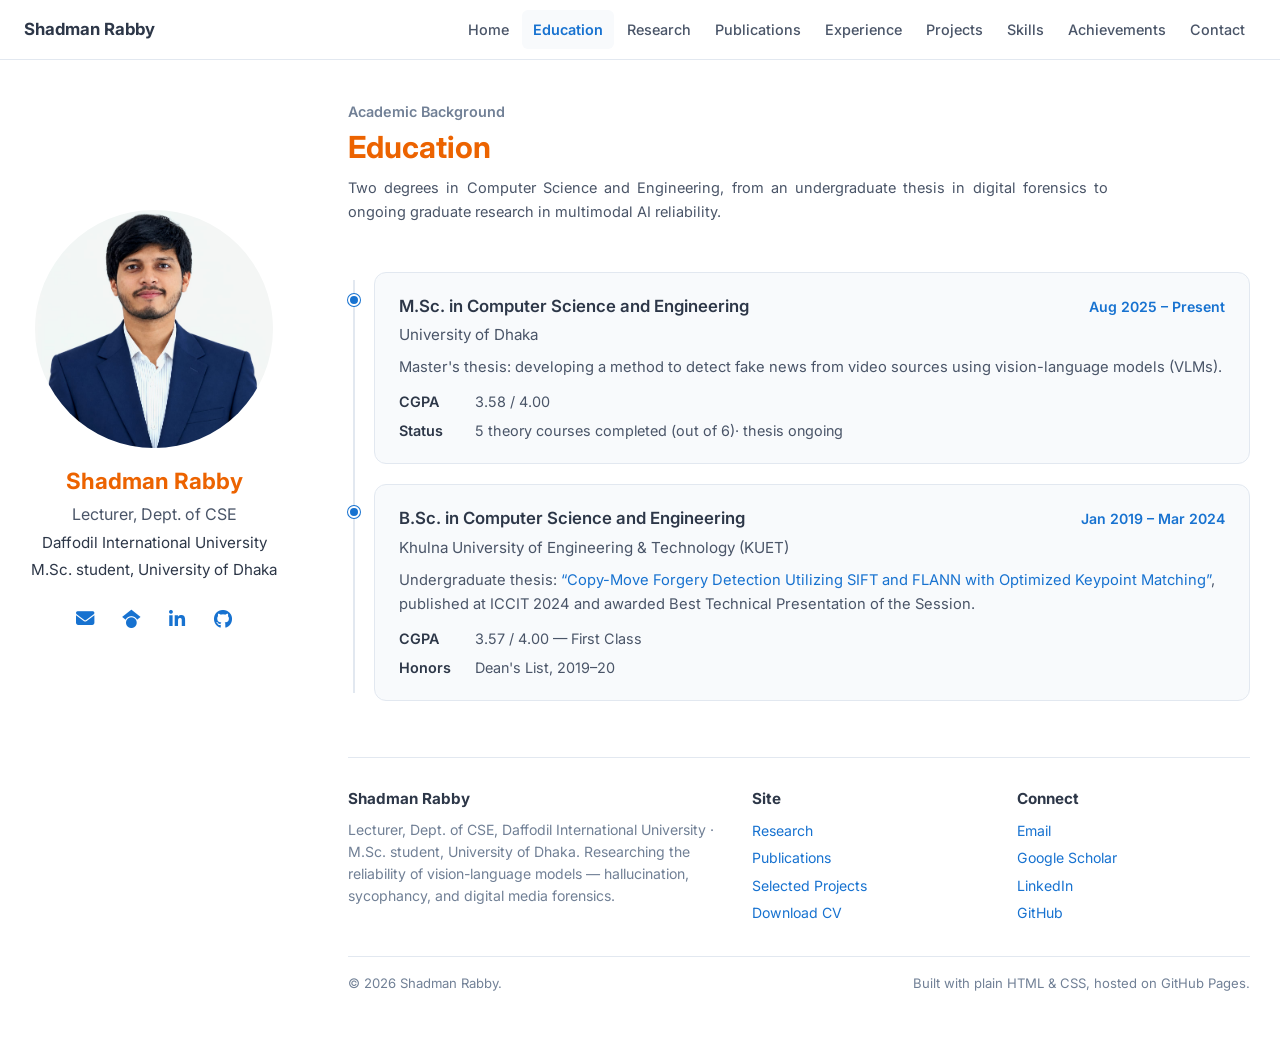
<file: education.html>
<!DOCTYPE html>
<html lang="en"><!DOCTYPE html>
<html lang="en">
<head>
<meta charset="UTF-8">
<meta name="viewport" content="width=device-width, initial-scale=1.0">
<title>Education — Shadman Rabby</title>
<meta name="description" content="Education history of Shadman Rabby.">
<link rel="canonical" href="https://shadman85.github.io/education.html">
<link rel="icon" href="assets/favicon.svg" type="image/svg+xml">
<link rel="icon" href="favicon.ico" sizes="any">
<link rel="icon" href="assets/favicon-32x32.png" sizes="32x32" type="image/png">
<link rel="icon" href="assets/favicon-16x16.png" sizes="16x16" type="image/png">
<link rel="apple-touch-icon" href="assets/apple-touch-icon.png">
<meta name="theme-color" content="#1772d0">
<meta property="og:type" content="website">
<meta property="og:site_name" content="Shadman Rabby">
<meta property="og:title" content="Education — Shadman Rabby">
<meta property="og:description" content="Education history of Shadman Rabby.">
<meta property="og:url" content="https://shadman85.github.io/education.html">
<meta property="og:image" content="https://shadman85.github.io/assets/icon-512.png">
<meta name="twitter:card" content="summary">
<meta name="twitter:title" content="Education — Shadman Rabby">
<meta name="twitter:description" content="Education history of Shadman Rabby.">
<meta name="twitter:image" content="https://shadman85.github.io/assets/icon-512.png">
<link rel="preconnect" href="https://fonts.googleapis.com">
<link rel="preconnect" href="https://fonts.gstatic.com" crossorigin>
<link href="https://fonts.googleapis.com/css2?family=Inter:wght@400;500;600;700&amp;display=swap" rel="stylesheet">
<link rel="stylesheet" href="https://cdnjs.cloudflare.com/ajax/libs/font-awesome/6.5.2/css/all.min.css">
<link rel="stylesheet" href="style.css">
</head>
<body>

<header class="site-nav">
  <div class="nav-inner">
    <a class="brand" href="index.html">Shadman Rabby</a>
    <button class="nav-toggle" aria-label="Toggle navigation" aria-expanded="false" aria-controls="nav-links"><i class="fa-solid fa-bars"></i></button>
    <nav class="nav-links" id="nav-links">
        <a href="index.html">Home</a>
        <a href="education.html" class="is-active" aria-current="page">Education</a>
        <a href="research.html">Research</a>
        <a href="publications.html">Publications</a>
        <a href="experience.html">Experience</a>
        <a href="projects.html">Projects</a>
        <a href="skills.html">Skills</a>
        <a href="achievements.html">Achievements</a>
        <a href="contact.html">Contact</a>
    </nav>
  </div>
</header>

<div class="layout">

  <aside class="sidebar">
    <img class="portrait" src="assets/Shadman.jpg" alt="Portrait of Shadman Rabby" onerror="this.style.display='none'; this.nextElementSibling.style.display='flex';">
    <div class="portrait-fallback" aria-hidden="true">SR</div>
    <p class="side-name">Shadman Rabby</p>
    <p class="role">Lecturer, Dept. of CSE</p>
    <p class="affiliation">Daffodil International University</p>
    <p class="affiliation">M.Sc. student, University of Dhaka</p>
    <ul class="profile-links">
      <li><a href="mailto:shadmanrabby.cse@gmail.com" title="Email" aria-label="Email"><i class="fa-solid fa-envelope"></i></a></li>
      <li><a href="https://scholar.google.com/citations?user=o8heBaIAAAAJ&amp;hl=en" target="_blank" rel="noopener noreferrer" title="Google Scholar" aria-label="Google Scholar"><i class="fa-brands fa-google-scholar"></i></a></li>
      <li><a href="https://www.linkedin.com/in/shadman-rabby-1598b6211/" target="_blank" rel="noopener noreferrer" title="LinkedIn" aria-label="LinkedIn"><i class="fa-brands fa-linkedin-in"></i></a></li>
      <li><a href="https://github.com/shadman85" target="_blank" rel="noopener noreferrer" title="GitHub" aria-label="GitHub"><i class="fa-brands fa-github"></i></a></li>
    </ul>
  </aside>

  <main class="content">
    <section class="page-head">
      <p class="eyebrow">Academic Background</p>
      <h1 class="page-title">Education</h1>
      <p class="page-intro">Two degrees in Computer Science and Engineering, from an undergraduate thesis in digital forensics to ongoing graduate research in multimodal AI reliability.</p>
    </section>
    <div class="timeline">
      <div class="timeline-item">
        <span class="timeline-dot"></span>
        <div class="timeline-card">
          <div class="timeline-body">
            <div class="entry-head"><h3>M.Sc. in Computer Science and Engineering</h3><span class="entry-date">Aug 2025 – Present</span></div>
            <p class="entry-org">University of Dhaka</p>
            <p class="entry-desc">Master's thesis: developing a method to detect fake news from video sources using vision-language models (VLMs).</p>
            <dl class="facts">
              <div class="fact"><dt>CGPA</dt><dd>3.58 / 4.00</dd></div>
              <div class="fact"><dt>Status</dt><dd>5 theory courses completed (out of 6)· thesis ongoing</dd></div>
            </dl>
          </div>
        <!--  <div class="timeline-media"><div class="ph" role="img" aria-label="Institution placeholder — add image"><span class="ph-label">Institution</span><span>University of Dhaka</span></div></div>  -->
        </div>
      </div>
      <div class="timeline-item">
        <span class="timeline-dot"></span>
        <div class="timeline-card">
          <div class="timeline-body">
            <div class="entry-head"><h3>B.Sc. in Computer Science and Engineering</h3><span class="entry-date">Jan 2019 – Mar 2024</span></div>
            <p class="entry-org">Khulna University of Engineering &amp; Technology (KUET)</p>
            <p class="entry-desc">Undergraduate thesis: <a href="research.html">&ldquo;Copy-Move Forgery Detection Utilizing SIFT and FLANN with Optimized Keypoint Matching&rdquo;</a>, published at ICCIT 2024 and awarded Best Technical Presentation of the Session.</p>
            <dl class="facts">
              <div class="fact"><dt>CGPA</dt><dd>3.57 / 4.00 — First Class</dd></div>
              <div class="fact"><dt>Honors</dt><dd>Dean's List, 2019–20</dd></div>
            </dl>
          </div>
      <!--    <div class="timeline-media"><div class="ph" role="img" aria-label="Institution placeholder — add image"><span class="ph-label">Institution</span><span>KUET</span></div></div>  -->
        </div>
      </div>
    </div>

    <footer class="site-footer">
      <div class="footer-grid">
        <div class="footer-col">
          <h4>Shadman Rabby</h4>
          <p>Lecturer, Dept. of CSE, Daffodil International University · M.Sc. student, University of Dhaka. Researching the reliability of vision-language models — hallucination, sycophancy, and digital media forensics.</p>
        </div>
        <div class="footer-col">
          <h4>Site</h4>
          <ul class="footer-links">
            <li><a href="research.html">Research</a></li>
            <li><a href="publications.html">Publications</a></li>
            <li><a href="projects.html">Selected Projects</a></li>
            <li><a href="cv.pdf" target="_blank" rel="noopener noreferrer">Download CV</a></li>
          </ul>
        </div>
        <div class="footer-col">
          <h4>Connect</h4>
          <ul class="footer-links">
            <li><a href="mailto:shadmanrabby.cse@gmail.com">Email</a></li>
            <li><a href="https://scholar.google.com/citations?user=o8heBaIAAAAJ&amp;hl=en" target="_blank" rel="noopener noreferrer">Google Scholar</a></li>
            <li><a href="https://www.linkedin.com/in/shadman-rabby-1598b6211/" target="_blank" rel="noopener noreferrer">LinkedIn</a></li>
            <li><a href="https://github.com/shadman85" target="_blank" rel="noopener noreferrer">GitHub</a></li>
          </ul>
        </div>
      </div>
      <div class="footer-bottom">
        <span>© <span id="year"></span> Shadman Rabby.</span>
        <span>Built with plain HTML &amp; CSS, hosted on GitHub Pages.</span>
      </div>
    </footer>
  </main>
</div>

<script>
  document.getElementById('year').textContent = new Date().getFullYear();
  (function () {
    var toggle = document.querySelector('.nav-toggle');
    var links = document.getElementById('nav-links');
    toggle.addEventListener('click', function () {
      var open = links.classList.toggle('open');
      toggle.setAttribute('aria-expanded', open);
    });
    links.addEventListener('click', function (e) {
      if (e.target.tagName === 'A') { links.classList.remove('open'); toggle.setAttribute('aria-expanded', 'false'); }
    });
  })();
</script>

<script>document.getElementById('year').textContent = new Date().getFullYear();</script>
</body>
</html>
</file>
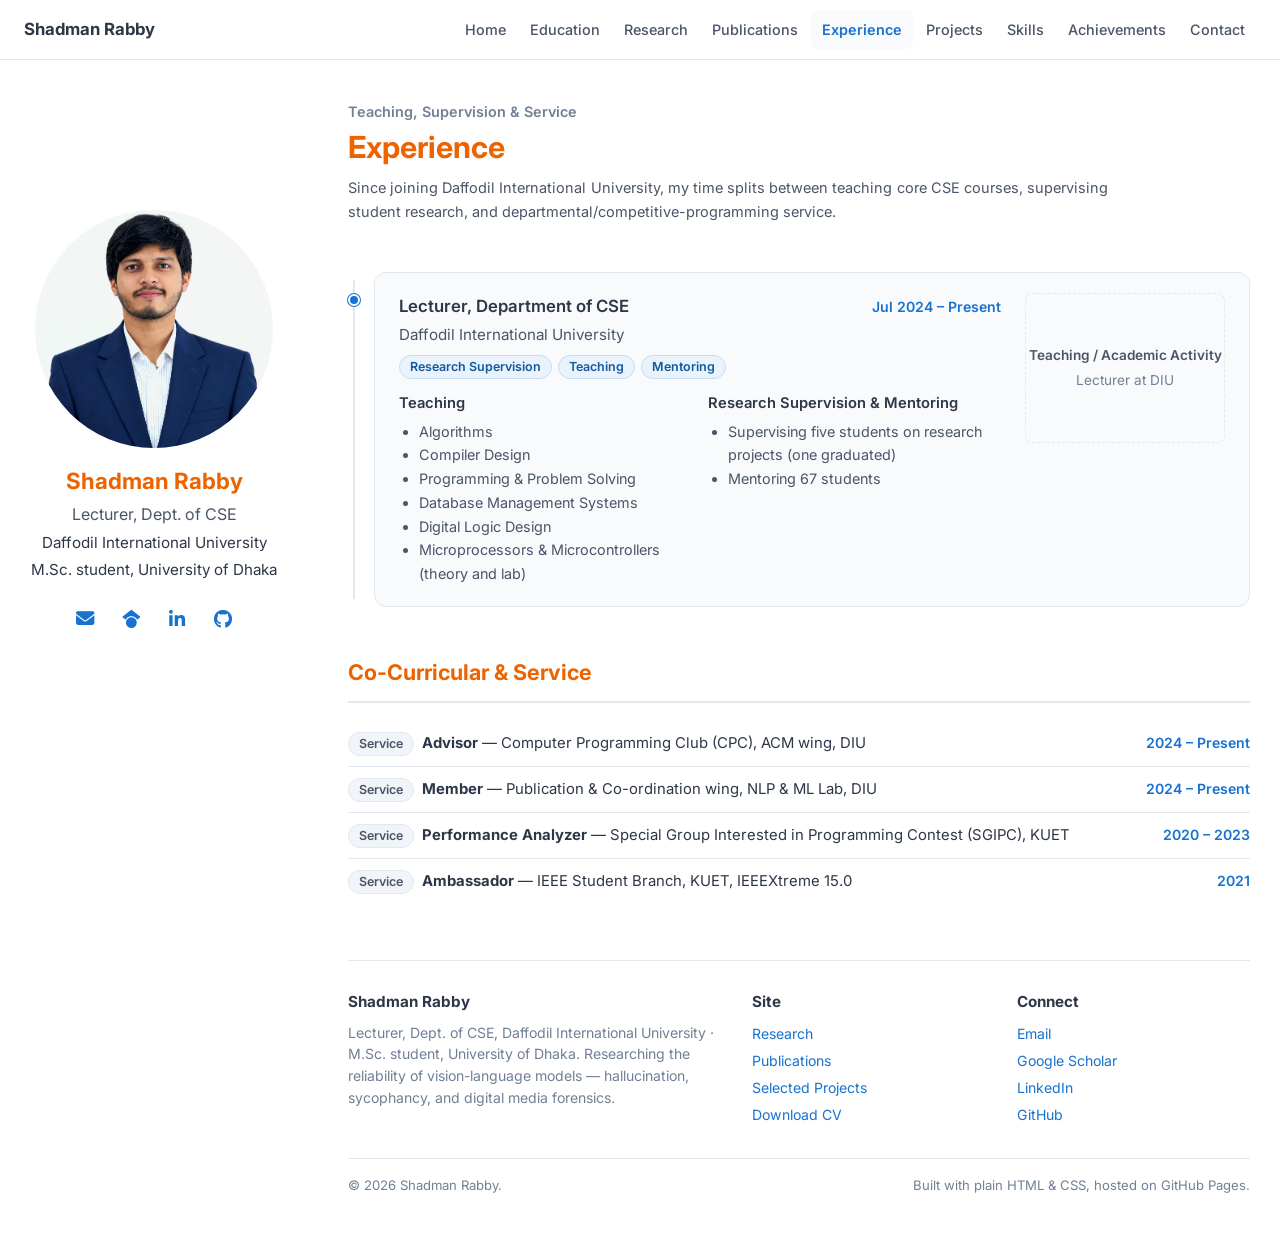
<file: experience.html>
<!DOCTYPE html>
<html lang="en">
<head>
<meta charset="UTF-8">
<meta name="viewport" content="width=device-width, initial-scale=1.0">
<title>Experience — Shadman Rabby</title>
<meta name="description" content="Professional and co-curricular experience of Shadman Rabby.">
<link rel="canonical" href="https://shadman85.github.io/experience.html">
<link rel="icon" href="assets/favicon.svg" type="image/svg+xml">
<link rel="icon" href="favicon.ico" sizes="any">
<link rel="icon" href="assets/favicon-32x32.png" sizes="32x32" type="image/png">
<link rel="icon" href="assets/favicon-16x16.png" sizes="16x16" type="image/png">
<link rel="apple-touch-icon" href="assets/apple-touch-icon.png">
<meta name="theme-color" content="#1772d0">
<meta property="og:type" content="website">
<meta property="og:site_name" content="Shadman Rabby">
<meta property="og:title" content="Experience — Shadman Rabby">
<meta property="og:description" content="Professional and co-curricular experience of Shadman Rabby.">
<meta property="og:url" content="https://shadman85.github.io/experience.html">
<meta property="og:image" content="https://shadman85.github.io/assets/icon-512.png">
<meta name="twitter:card" content="summary">
<meta name="twitter:title" content="Experience — Shadman Rabby">
<meta name="twitter:description" content="Professional and co-curricular experience of Shadman Rabby.">
<meta name="twitter:image" content="https://shadman85.github.io/assets/icon-512.png">
<link rel="preconnect" href="https://fonts.googleapis.com">
<link rel="preconnect" href="https://fonts.gstatic.com" crossorigin>
<link href="https://fonts.googleapis.com/css2?family=Inter:wght@400;500;600;700&amp;display=swap" rel="stylesheet">
<link rel="stylesheet" href="https://cdnjs.cloudflare.com/ajax/libs/font-awesome/6.5.2/css/all.min.css">
<link rel="stylesheet" href="style.css">
</head>
<body>

<header class="site-nav">
  <div class="nav-inner">
    <a class="brand" href="index.html">Shadman Rabby</a>
    <button class="nav-toggle" aria-label="Toggle navigation" aria-expanded="false" aria-controls="nav-links"><i class="fa-solid fa-bars"></i></button>
    <nav class="nav-links" id="nav-links">
        <a href="index.html">Home</a>
        <a href="education.html">Education</a>
        <a href="research.html">Research</a>
        <a href="publications.html">Publications</a>
        <a href="experience.html" class="is-active" aria-current="page">Experience</a>
        <a href="projects.html">Projects</a>
        <a href="skills.html">Skills</a>
        <a href="achievements.html">Achievements</a>
        <a href="contact.html">Contact</a>
    </nav>
  </div>
</header>

<div class="layout">

  <aside class="sidebar">
    <img class="portrait" src="assets/Shadman.jpg" alt="Portrait of Shadman Rabby" onerror="this.style.display='none'; this.nextElementSibling.style.display='flex';">
    <div class="portrait-fallback" aria-hidden="true">SR</div>
    <p class="side-name">Shadman Rabby</p>
    <p class="role">Lecturer, Dept. of CSE</p>
    <p class="affiliation">Daffodil International University</p>
    <p class="affiliation">M.Sc. student, University of Dhaka</p>
    <ul class="profile-links">
      <li><a href="mailto:shadmanrabby.cse@gmail.com" title="Email" aria-label="Email"><i class="fa-solid fa-envelope"></i></a></li>
      <li><a href="https://scholar.google.com/citations?user=o8heBaIAAAAJ&amp;hl=en" target="_blank" rel="noopener noreferrer" title="Google Scholar" aria-label="Google Scholar"><i class="fa-brands fa-google-scholar"></i></a></li>
      <li><a href="https://www.linkedin.com/in/shadman-rabby-1598b6211/" target="_blank" rel="noopener noreferrer" title="LinkedIn" aria-label="LinkedIn"><i class="fa-brands fa-linkedin-in"></i></a></li>
      <li><a href="https://github.com/shadman85" target="_blank" rel="noopener noreferrer" title="GitHub" aria-label="GitHub"><i class="fa-brands fa-github"></i></a></li>
    </ul>
  </aside>

  <main class="content">
    <section class="page-head">
      <p class="eyebrow">Teaching, Supervision &amp; Service</p>
      <h1 class="page-title">Experience</h1>
      <p class="page-intro">Since joining Daffodil International University, my time splits between teaching core CSE courses, supervising student research, and departmental/competitive-programming service.</p>
    </section>
    <div class="timeline">
      <div class="timeline-item">
        <span class="timeline-dot"></span>
        <div class="timeline-card">
          <div class="timeline-body">
            <div class="entry-head"><h3>Lecturer, Department of CSE</h3><span class="entry-date">Jul 2024 – Present</span></div>
            <p class="entry-org">Daffodil International University</p>
            <div class="tags"><span class="tag tag--role">Research Supervision</span><span class="tag tag--role">Teaching</span><span class="tag tag--role">Mentoring</span></div>
            <div class="bullet-groups">
              <div class="bullet-group">
                <h4>Teaching</h4>
                <ul>
                  <li>Algorithms</li>
                  <li>Compiler Design</li>
                  <li>Programming &amp; Problem Solving</li>
                  <li>Database Management Systems</li>
                  <li>Digital Logic Design</li>
                  <li>Microprocessors &amp; Microcontrollers (theory and lab)</li>
                </ul>
              </div>
              <div class="bullet-group">
                <h4>Research Supervision &amp; Mentoring</h4>
                <ul>
                  <li>Supervising five students on research projects (one graduated)</li>
                  <li>Mentoring 67 students</li>
                </ul>
              </div>
            </div>
          </div>
          <div class="timeline-media"><div class="ph" role="img" aria-label="Teaching / Academic Activity placeholder — add image"><span class="ph-label">Teaching / Academic Activity</span><span>Lecturer at DIU</span></div></div>
        </div>
      </div>
    </div>

    <section id="service">
      <h2>Co-Curricular &amp; Service</h2>
      <ul class="service-list">
        <li><span><span class="tag tag--prep">Service</span><strong>Advisor</strong> — Computer Programming Club (CPC), ACM wing, DIU</span><span class="date">2024 – Present</span></li>
        <li><span><span class="tag tag--prep">Service</span><strong>Member</strong> — Publication &amp; Co-ordination wing, NLP &amp; ML Lab, DIU</span><span class="date">2024 – Present</span></li>
        <li><span><span class="tag tag--prep">Service</span><strong>Performance Analyzer</strong> — Special Group Interested in Programming Contest (SGIPC), KUET</span><span class="date">2020 – 2023</span></li>
        <li><span><span class="tag tag--prep">Service</span><strong>Ambassador</strong> — IEEE Student Branch, KUET, IEEEXtreme 15.0</span><span class="date">2021</span></li>
      </ul>
    </section>

    <footer class="site-footer">
      <div class="footer-grid">
        <div class="footer-col">
          <h4>Shadman Rabby</h4>
          <p>Lecturer, Dept. of CSE, Daffodil International University · M.Sc. student, University of Dhaka. Researching the reliability of vision-language models — hallucination, sycophancy, and digital media forensics.</p>
        </div>
        <div class="footer-col">
          <h4>Site</h4>
          <ul class="footer-links">
            <li><a href="research.html">Research</a></li>
            <li><a href="publications.html">Publications</a></li>
            <li><a href="projects.html">Selected Projects</a></li>
            <li><a href="cv.pdf" target="_blank" rel="noopener noreferrer">Download CV</a></li>
          </ul>
        </div>
        <div class="footer-col">
          <h4>Connect</h4>
          <ul class="footer-links">
            <li><a href="mailto:shadmanrabby.cse@gmail.com">Email</a></li>
            <li><a href="https://scholar.google.com/citations?user=o8heBaIAAAAJ&amp;hl=en" target="_blank" rel="noopener noreferrer">Google Scholar</a></li>
            <li><a href="https://www.linkedin.com/in/shadman-rabby-1598b6211/" target="_blank" rel="noopener noreferrer">LinkedIn</a></li>
            <li><a href="https://github.com/shadman85" target="_blank" rel="noopener noreferrer">GitHub</a></li>
          </ul>
        </div>
      </div>
      <div class="footer-bottom">
        <span>© <span id="year"></span> Shadman Rabby.</span>
        <span>Built with plain HTML &amp; CSS, hosted on GitHub Pages.</span>
      </div>
    </footer>
  </main>
</div>

<script>
  document.getElementById('year').textContent = new Date().getFullYear();
  (function () {
    var toggle = document.querySelector('.nav-toggle');
    var links = document.getElementById('nav-links');
    toggle.addEventListener('click', function () {
      var open = links.classList.toggle('open');
      toggle.setAttribute('aria-expanded', open);
    });
    links.addEventListener('click', function (e) {
      if (e.target.tagName === 'A') { links.classList.remove('open'); toggle.setAttribute('aria-expanded', 'false'); }
    });
  })();
</script>
</body>
</html>
</file>
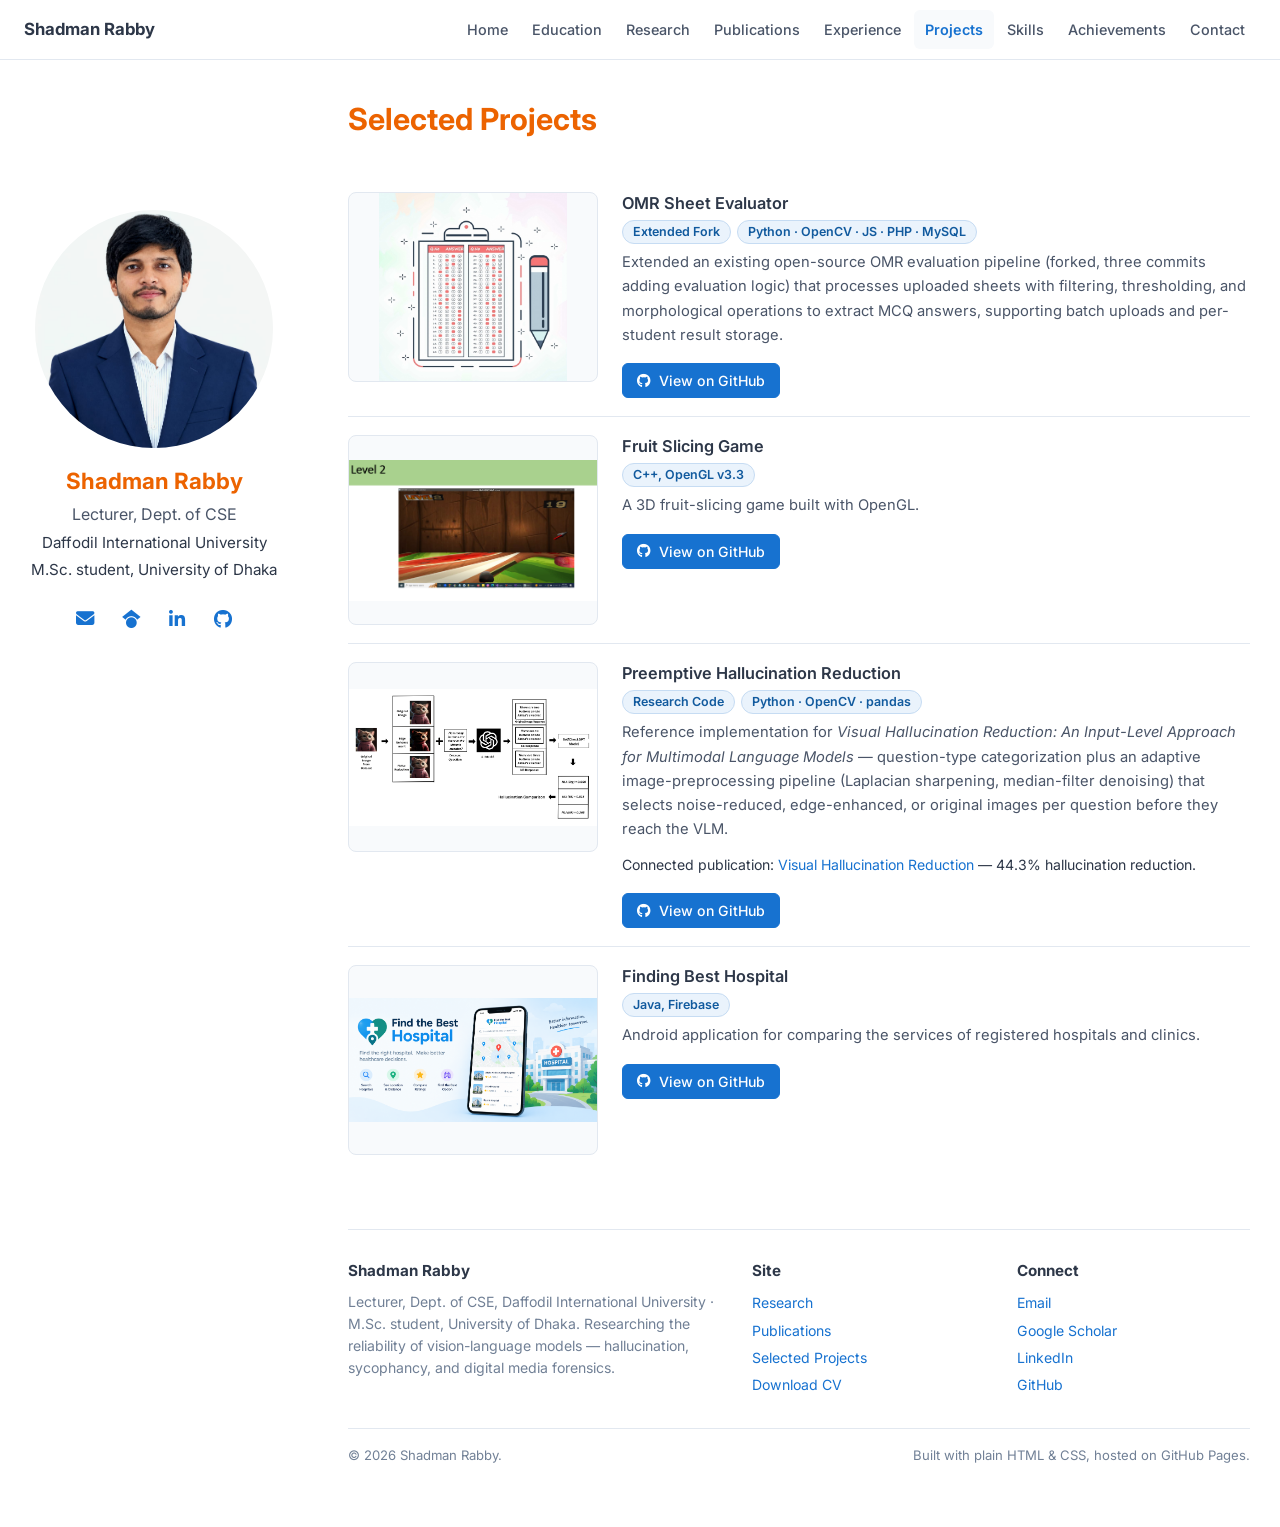
<file: projects.html>
<!DOCTYPE html>
<html lang="en">
<head>
<meta charset="UTF-8">
<meta name="viewport" content="width=device-width, initial-scale=1.0">
<title>Selected Projects — Shadman Rabby</title>
<meta name="description" content="Selected research code and software projects by Shadman Rabby.">
<link rel="canonical" href="https://shadman85.github.io/projects.html">
<link rel="icon" href="assets/favicon.svg" type="image/svg+xml">
<link rel="icon" href="favicon.ico" sizes="any">
<link rel="icon" href="assets/favicon-32x32.png" sizes="32x32" type="image/png">
<link rel="icon" href="assets/favicon-16x16.png" sizes="16x16" type="image/png">
<link rel="apple-touch-icon" href="assets/apple-touch-icon.png">
<meta name="theme-color" content="#1772d0">
<meta property="og:type" content="website">
<meta property="og:site_name" content="Shadman Rabby">
<meta property="og:title" content="Selected Projects — Shadman Rabby">
<meta property="og:description" content="Selected research code and software projects by Shadman Rabby.">
<meta property="og:url" content="https://shadman85.github.io/projects.html">
<meta property="og:image" content="https://shadman85.github.io/assets/icon-512.png">
<meta name="twitter:card" content="summary">
<meta name="twitter:title" content="Selected Projects — Shadman Rabby">
<meta name="twitter:description" content="Selected research code and software projects by Shadman Rabby.">
<meta name="twitter:image" content="https://shadman85.github.io/assets/icon-512.png">
<link rel="preconnect" href="https://fonts.googleapis.com">
<link rel="preconnect" href="https://fonts.gstatic.com" crossorigin>
<link href="https://fonts.googleapis.com/css2?family=Inter:wght@400;500;600;700&amp;display=swap" rel="stylesheet">
<link rel="stylesheet" href="https://cdnjs.cloudflare.com/ajax/libs/font-awesome/6.5.2/css/all.min.css">
<link rel="stylesheet" href="style.css">
</head>
<body>

<header class="site-nav">
  <div class="nav-inner">
    <a class="brand" href="index.html">Shadman Rabby</a>
    <button class="nav-toggle" aria-label="Toggle navigation" aria-expanded="false" aria-controls="nav-links"><i class="fa-solid fa-bars"></i></button>
    <nav class="nav-links" id="nav-links">
        <a href="index.html">Home</a>
        <a href="education.html">Education</a>
        <a href="research.html">Research</a>
        <a href="publications.html">Publications</a>
        <a href="experience.html">Experience</a>
        <a href="projects.html" class="is-active" aria-current="page">Projects</a>
        <a href="skills.html">Skills</a>
        <a href="achievements.html">Achievements</a>
        <a href="contact.html">Contact</a>
    </nav>
  </div>
</header>

<div class="layout">

  <aside class="sidebar">
    <img class="portrait" src="assets/Shadman.jpg" alt="Portrait of Shadman Rabby" onerror="this.style.display='none'; this.nextElementSibling.style.display='flex';">
    <div class="portrait-fallback" aria-hidden="true">SR</div>
    <p class="side-name">Shadman Rabby</p>
    <p class="role">Lecturer, Dept. of CSE</p>
    <p class="affiliation">Daffodil International University</p>
    <p class="affiliation">M.Sc. student, University of Dhaka</p>
    <ul class="profile-links">
      <li><a href="mailto:shadmanrabby.cse@gmail.com" title="Email" aria-label="Email"><i class="fa-solid fa-envelope"></i></a></li>
      <li><a href="https://scholar.google.com/citations?user=o8heBaIAAAAJ&amp;hl=en" target="_blank" rel="noopener noreferrer" title="Google Scholar" aria-label="Google Scholar"><i class="fa-brands fa-google-scholar"></i></a></li>
      <li><a href="https://www.linkedin.com/in/shadman-rabby-1598b6211/" target="_blank" rel="noopener noreferrer" title="LinkedIn" aria-label="LinkedIn"><i class="fa-brands fa-linkedin-in"></i></a></li>
      <li><a href="https://github.com/shadman85" target="_blank" rel="noopener noreferrer" title="GitHub" aria-label="GitHub"><i class="fa-brands fa-github"></i></a></li>
    </ul>
  </aside>

  <main class="content">
    <section class="page-head">
    
      <h1 class="page-title">Selected Projects</h1>
    </section>

    <section id="research-code">
     

     

      <div class="entry">
        <div class="entry-media">
          <img class="contain" src="assets/omr-evaluation.jpg" alt="Illustration of an OMR answer sheet being scored" loading="lazy">
        </div>
        <div class="entry-info">
          <span class="entry-title">OMR Sheet Evaluator</span>
          <div class="tags"><span class="tag tag--role">Extended Fork</span><span class="tag tag--role">Python · OpenCV · JS · PHP · MySQL</span></div>
          <p class="entry-text">Extended an existing open-source OMR evaluation pipeline (forked, three commits adding evaluation logic) that processes uploaded sheets with filtering, thresholding, and morphological operations to extract MCQ answers, supporting batch uploads and per-student result storage.</p>
          <div class="btn-row"><a class="btn btn--sm btn--solid" href="https://github.com/shadman85/OMR-Evaluator" target="_blank" rel="noopener noreferrer"><i class="fa-brands fa-github"></i>View on GitHub</a></div>
        </div>
      </div>
        <div class="entry">
        <div class="entry-media">
          <img class="contain" src="assets/fruit_slicing_game.png" alt="Fruit Slicing Game screenshot" loading="lazy">
        </div>
        <div class="entry-info">
          <span class="entry-title">Fruit Slicing Game</span>
          <div class="tags"><span class="tag tag--role">C++, OpenGL v3.3</span></div>
          <p class="entry-text">A 3D fruit-slicing game built with OpenGL.</p>
          <div class="btn-row"><a class="btn btn--sm btn--solid" href="https://github.com/shadman85/Fruit-Slicing-Game" target="_blank" rel="noopener noreferrer"><i class="fa-brands fa-github"></i>View on GitHub</a></div>
        </div>
      </div>
  
      <div class="entry">
        <div class="entry-media">
          <img class="contain" src="assets/Datasethelp.png" alt="Preprocessing pipeline" loading="lazy">
        </div>
        <div class="entry-info">
          <span class="entry-title">Preemptive Hallucination Reduction</span>
          <div class="tags"><span class="tag tag--role">Research Code</span><span class="tag tag--role">Python · OpenCV · pandas</span></div>
          <p class="entry-text">Reference implementation for <em>Visual Hallucination Reduction: An Input-Level Approach for Multimodal Language Models</em> — question-type categorization plus an adaptive image-preprocessing pipeline (Laplacian sharpening, median-filter denoising) that selects noise-reduced, edge-enhanced, or original images per question before they reach the VLM.</p>
          <p class="entry-links">Connected publication: <a href="publications.html">Visual Hallucination Reduction</a> — 44.3% hallucination reduction.</p>
          <div class="btn-row"><a class="btn btn--sm btn--solid" href="https://github.com/shadman85/preemptive_hallucination_reduction" target="_blank" rel="noopener noreferrer"><i class="fa-brands fa-github"></i>View on GitHub</a></div>
        </div>
      </div>

      <div class="entry">
        <div class="entry-media">
          <img class="contain" src="assets/find_hospital.png" alt="Finding Best Hospital app screenshot" loading="lazy">
        </div>
        <div class="entry-info">
          <span class="entry-title">Finding Best Hospital</span>
          <div class="tags"><span class="tag tag--role">Java, Firebase</span></div>
          <p class="entry-text">Android application for comparing the services of registered hospitals and clinics.</p>
          <div class="btn-row"><a class="btn btn--sm btn--solid" href="https://github.com/shadman85/Find-the-best-hospital" target="_blank" rel="noopener noreferrer"><i class="fa-brands fa-github"></i>View on GitHub</a></div>
        </div>
      </div>

    
    </section>

    <footer class="site-footer">
      <div class="footer-grid">
        <div class="footer-col">
          <h4>Shadman Rabby</h4>
          <p>Lecturer, Dept. of CSE, Daffodil International University · M.Sc. student, University of Dhaka. Researching the reliability of vision-language models — hallucination, sycophancy, and digital media forensics.</p>
        </div>
        <div class="footer-col">
          <h4>Site</h4>
          <ul class="footer-links">
            <li><a href="research.html">Research</a></li>
            <li><a href="publications.html">Publications</a></li>
            <li><a href="projects.html">Selected Projects</a></li>
            <li><a href="cv.pdf" target="_blank" rel="noopener noreferrer">Download CV</a></li>
          </ul>
        </div>
        <div class="footer-col">
          <h4>Connect</h4>
          <ul class="footer-links">
            <li><a href="mailto:shadmanrabby.cse@gmail.com">Email</a></li>
            <li><a href="https://scholar.google.com/citations?user=o8heBaIAAAAJ&amp;hl=en" target="_blank" rel="noopener noreferrer">Google Scholar</a></li>
            <li><a href="https://www.linkedin.com/in/shadman-rabby-1598b6211/" target="_blank" rel="noopener noreferrer">LinkedIn</a></li>
            <li><a href="https://github.com/shadman85" target="_blank" rel="noopener noreferrer">GitHub</a></li>
          </ul>
        </div>
      </div>
      <div class="footer-bottom">
        <span>© <span id="year"></span> Shadman Rabby.</span>
        <span>Built with plain HTML &amp; CSS, hosted on GitHub Pages.</span>
      </div>
    </footer>
  </main>
</div>

<script>
  document.getElementById('year').textContent = new Date().getFullYear();
  (function () {
    var toggle = document.querySelector('.nav-toggle');
    var links = document.getElementById('nav-links');
    toggle.addEventListener('click', function () {
      var open = links.classList.toggle('open');
      toggle.setAttribute('aria-expanded', open);
    });
    links.addEventListener('click', function (e) {
      if (e.target.tagName === 'A') { links.classList.remove('open'); toggle.setAttribute('aria-expanded', 'false'); }
    });
  })();
</script>
</body>
</html>
</file>
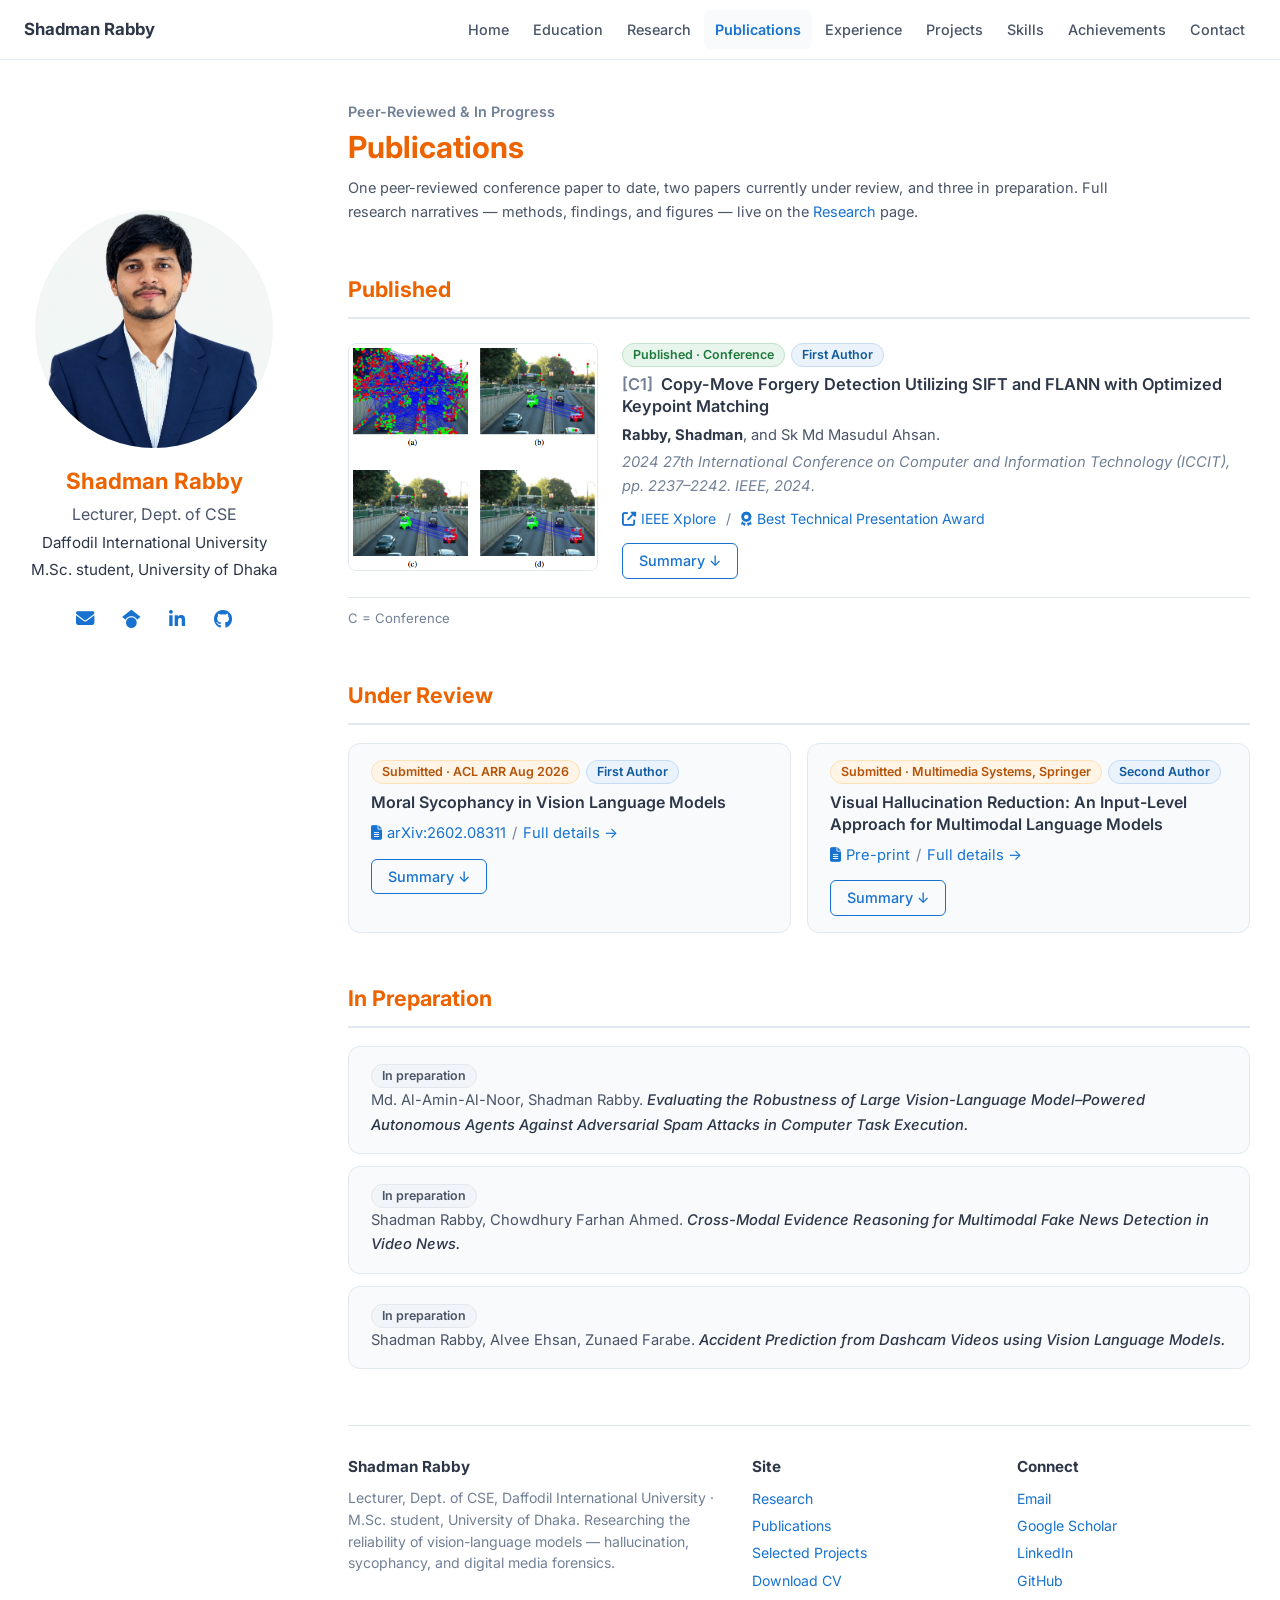
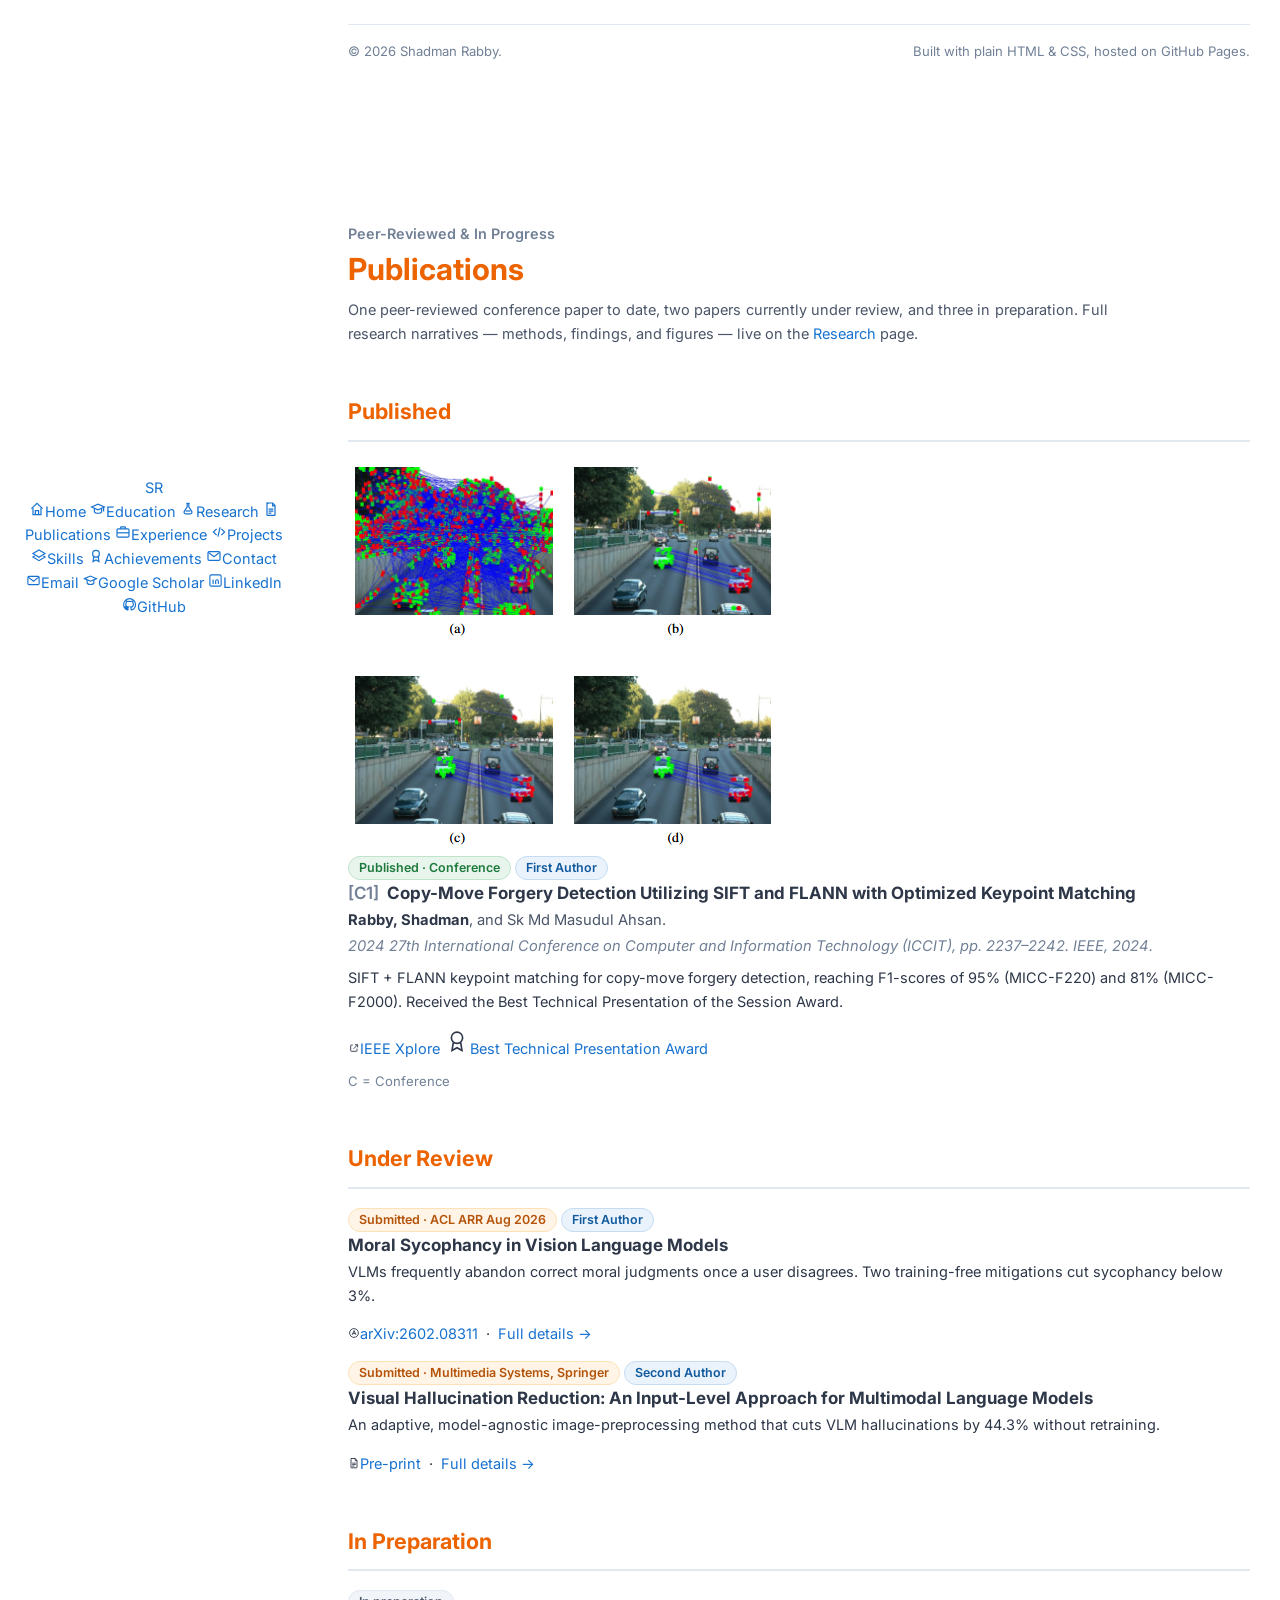
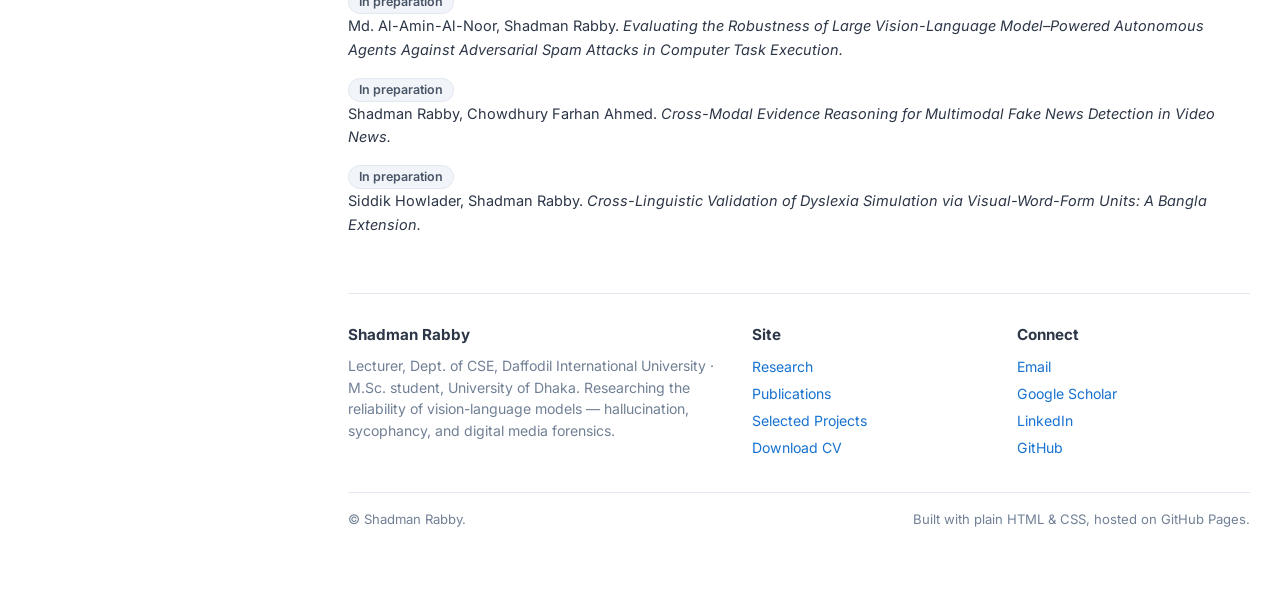
<file: publications.html>
<!DOCTYPE html>
<html lang="en">
<head><!DOCTYPE html>
<html lang="en">
<head>
<meta charset="UTF-8">
<meta name="viewport" content="width=device-width, initial-scale=1.0">
<title>Publications — Shadman Rabby</title>
<meta name="description" content="Publications and papers in preparation by Shadman Rabby.">
<link rel="canonical" href="https://shadman85.github.io/publications.html">
<link rel="icon" href="assets/favicon.svg" type="image/svg+xml">
<link rel="icon" href="favicon.ico" sizes="any">
<link rel="icon" href="assets/favicon-32x32.png" sizes="32x32" type="image/png">
<link rel="icon" href="assets/favicon-16x16.png" sizes="16x16" type="image/png">
<link rel="apple-touch-icon" href="assets/apple-touch-icon.png">
<meta name="theme-color" content="#1772d0">
<meta property="og:type" content="website">
<meta property="og:site_name" content="Shadman Rabby">
<meta property="og:title" content="Publications — Shadman Rabby">
<meta property="og:description" content="Publications and papers in preparation by Shadman Rabby.">
<meta property="og:url" content="https://shadman85.github.io/publications.html">
<meta property="og:image" content="https://shadman85.github.io/assets/icon-512.png">
<meta name="twitter:card" content="summary">
<meta name="twitter:title" content="Publications — Shadman Rabby">
<meta name="twitter:description" content="Publications and papers in preparation by Shadman Rabby.">
<meta name="twitter:image" content="https://shadman85.github.io/assets/icon-512.png">
<link rel="preconnect" href="https://fonts.googleapis.com">
<link rel="preconnect" href="https://fonts.gstatic.com" crossorigin>
<link href="https://fonts.googleapis.com/css2?family=Inter:wght@400;500;600;700&amp;display=swap" rel="stylesheet">
<link rel="stylesheet" href="https://cdnjs.cloudflare.com/ajax/libs/font-awesome/6.5.2/css/all.min.css">
<link rel="stylesheet" href="style.css">
</head>
<body>

<header class="site-nav">
  <div class="nav-inner">
    <a class="brand" href="index.html">Shadman Rabby</a>
    <button class="nav-toggle" aria-label="Toggle navigation" aria-expanded="false" aria-controls="nav-links"><i class="fa-solid fa-bars"></i></button>
    <nav class="nav-links" id="nav-links">
        <a href="index.html">Home</a>
        <a href="education.html">Education</a>
        <a href="research.html">Research</a>
        <a href="publications.html" class="is-active" aria-current="page">Publications</a>
        <a href="experience.html">Experience</a>
        <a href="projects.html">Projects</a>
        <a href="skills.html">Skills</a>
        <a href="achievements.html">Achievements</a>
        <a href="contact.html">Contact</a>
    </nav>
  </div>
</header>

<div class="layout">

  <aside class="sidebar">
    <img class="portrait" src="assets/Shadman.jpg" alt="Portrait of Shadman Rabby" onerror="this.style.display='none'; this.nextElementSibling.style.display='flex';">
    <div class="portrait-fallback" aria-hidden="true">SR</div>
    <p class="side-name">Shadman Rabby</p>
    <p class="role">Lecturer, Dept. of CSE</p>
    <p class="affiliation">Daffodil International University</p>
    <p class="affiliation">M.Sc. student, University of Dhaka</p>
    <ul class="profile-links">
      <li><a href="mailto:shadmanrabby.cse@gmail.com" title="Email" aria-label="Email"><i class="fa-solid fa-envelope"></i></a></li>
      <li><a href="https://scholar.google.com/citations?user=o8heBaIAAAAJ&amp;hl=en" target="_blank" rel="noopener noreferrer" title="Google Scholar" aria-label="Google Scholar"><i class="fa-brands fa-google-scholar"></i></a></li>
      <li><a href="https://www.linkedin.com/in/shadman-rabby-1598b6211/" target="_blank" rel="noopener noreferrer" title="LinkedIn" aria-label="LinkedIn"><i class="fa-brands fa-linkedin-in"></i></a></li>
      <li><a href="https://github.com/shadman85" target="_blank" rel="noopener noreferrer" title="GitHub" aria-label="GitHub"><i class="fa-brands fa-github"></i></a></li>
    </ul>
  </aside>

  <main class="content">
    <section class="page-head">
      <p class="eyebrow">Peer-Reviewed &amp; In Progress</p>
      <h1 class="page-title">Publications</h1>
      <p class="page-intro">One peer-reviewed conference paper to date, two papers currently under review, and three in preparation. Full research narratives — methods, findings, and figures — live on the <a href="research.html">Research</a> page.</p>
    </section>
    <section id="published">
      <h2>Published</h2>
      <div class="entry">
        <div class="entry-media">
          <img src="assets/copy_move1.png" alt="Copy-move forgery detection: matched SIFT keypoints" loading="lazy">
        </div>
        <div class="entry-info">
          <div class="tags"><span class="tag tag--published">Published · Conference</span><span class="tag tag--role">First Author</span></div>
          <span class="entry-title"><span class="pub-id">[C1]</span>Copy-Move Forgery Detection Utilizing SIFT and FLANN with Optimized Keypoint Matching</span>
          <p class="pub-authors"><b>Rabby, Shadman</b>, and Sk Md Masudul Ahsan.</p>
          <p class="pub-venue">2024 27th International Conference on Computer and Information Technology (ICCIT), pp. 2237–2242. IEEE, 2024.</p>
          <p class="entry-links">
            <a href="https://ieeexplore.ieee.org/document/11022130" target="_blank" rel="noopener noreferrer"><i class="fa-solid fa-up-right-from-square"></i>IEEE Xplore</a>
            <span class="sep">/</span>
            <a href="achievements.html"><i class="fa-solid fa-award"></i>Best Technical Presentation Award</a>
          </p>
          <details class="summary-toggle">
            <summary>Summary</summary>
            <div class="summary-panel"><p>SIFT + FLANN keypoint matching for copy-move forgery detection, reaching F1-scores of 95% (MICC-F220) and 81% (MICC-F2000). Received the Best Technical Presentation of the Session Award.</p></div>
          </details>
        </div>
      </div>
      <p class="pub-key">C = Conference</p>
    </section>

    <section id="under-review">
      <h2>Under Review</h2>
      <div class="grid grid--2">
        <article class="card">
          <div class="tags"><span class="tag tag--preprint">Submitted · ACL ARR Aug 2026</span><span class="tag tag--role">First Author</span></div>
          <h3>Moral Sycophancy in Vision Language Models</h3>
          <p class="entry-links"><a href="https://arxiv.org/abs/2602.08311" target="_blank" rel="noopener noreferrer"><i class="fa-solid fa-file-lines"></i>arXiv:2602.08311</a><span class="sep">/</span><a href="research.html">Full details →</a></p>
          <details class="summary-toggle">
            <summary>Summary</summary>
            <div class="summary-panel"><p>VLMs frequently abandon correct moral judgments once a user disagrees. Two training-free mitigations cut sycophancy below 3%.</p></div>
          </details>
        </article>
        <article class="card">
          <div class="tags"><span class="tag tag--preprint">Submitted · Multimedia Systems, Springer</span><span class="tag tag--role">Second Author</span></div>
          <h3>Visual Hallucination Reduction: An Input-Level Approach for Multimodal Language Models</h3>
          <p class="entry-links"><a href="https://www.researchsquare.com/article/rs-7167438/v1" target="_blank" rel="noopener noreferrer"><i class="fa-solid fa-file-lines"></i>Pre-print</a><span class="sep">/</span><a href="research.html">Full details →</a></p>
          <details class="summary-toggle">
            <summary>Summary</summary>
            <div class="summary-panel"><p>An adaptive, model-agnostic image-preprocessing method that cuts VLM hallucinations by 44.3% without retraining.</p></div>
          </details>
        </article>
      </div>
    </section>

    <section id="in-preparation">
      <h2>In Preparation</h2>
      <div class="stack">
        <div class="card"><span class="tag tag--prep">In preparation</span>
          <p>Md. Al-Amin-Al-Noor, Shadman Rabby. <em>Evaluating the Robustness of Large Vision-Language Model–Powered Autonomous Agents Against Adversarial Spam Attacks in Computer Task Execution.</em></p></div>
        <div class="card"><span class="tag tag--prep">In preparation</span>
          <p>Shadman Rabby, Chowdhury Farhan Ahmed. <em>Cross-Modal Evidence Reasoning for Multimodal Fake News Detection in Video News.</em></p></div>
        <div class="card"><span class="tag tag--prep">In preparation</span>
          <p> Shadman Rabby, Alvee Ehsan, Zunaed Farabe. <em>Accident Prediction from Dashcam Videos using Vision Language Models.</em></p></div>
      </div>
    </section>

    <footer class="site-footer">
      <div class="footer-grid">
        <div class="footer-col">
          <h4>Shadman Rabby</h4>
          <p>Lecturer, Dept. of CSE, Daffodil International University · M.Sc. student, University of Dhaka. Researching the reliability of vision-language models — hallucination, sycophancy, and digital media forensics.</p>
        </div>
        <div class="footer-col">
          <h4>Site</h4>
          <ul class="footer-links">
            <li><a href="research.html">Research</a></li>
            <li><a href="publications.html">Publications</a></li>
            <li><a href="projects.html">Selected Projects</a></li>
            <li><a href="cv.pdf" target="_blank" rel="noopener noreferrer">Download CV</a></li>
          </ul>
        </div>
        <div class="footer-col">
          <h4>Connect</h4>
          <ul class="footer-links">
            <li><a href="mailto:shadmanrabby.cse@gmail.com">Email</a></li>
            <li><a href="https://scholar.google.com/citations?user=o8heBaIAAAAJ&amp;hl=en" target="_blank" rel="noopener noreferrer">Google Scholar</a></li>
            <li><a href="https://www.linkedin.com/in/shadman-rabby-1598b6211/" target="_blank" rel="noopener noreferrer">LinkedIn</a></li>
            <li><a href="https://github.com/shadman85" target="_blank" rel="noopener noreferrer">GitHub</a></li>
          </ul>
        </div>
      </div>
      <div class="footer-bottom">
        <span>© <span id="year"></span> Shadman Rabby.</span>
        <span>Built with plain HTML &amp; CSS, hosted on GitHub Pages.</span>
      </div>
    </footer>
  </main>
</div>

<script>
  document.getElementById('year').textContent = new Date().getFullYear();
  (function () {
    var toggle = document.querySelector('.nav-toggle');
    var links = document.getElementById('nav-links');
    toggle.addEventListener('click', function () {
      var open = links.classList.toggle('open');
      toggle.setAttribute('aria-expanded', open);
    });
    links.addEventListener('click', function (e) {
      if (e.target.tagName === 'A') { links.classList.remove('open'); toggle.setAttribute('aria-expanded', 'false'); }
    });
  })();
</script>
</body>
</html>
<meta charset="UTF-8">
<meta name="viewport" content="width=device-width, initial-scale=1.0">
<title>Publications — Shadman Rabby</title>
<meta name="description" content="Publications and papers in preparation by Shadman Rabby.">
<link rel="canonical" href="https://shadman85.github.io/publications.html">
<link rel="icon" href="assets/favicon.svg" type="image/svg+xml">
<link rel="icon" href="favicon.ico" sizes="any">
<link rel="icon" href="assets/favicon-32x32.png" sizes="32x32" type="image/png">
<link rel="icon" href="assets/favicon-16x16.png" sizes="16x16" type="image/png">
<link rel="apple-touch-icon" href="assets/apple-touch-icon.png">
<meta name="theme-color" content="#3F6E5C">
<meta property="og:type" content="website">
<meta property="og:site_name" content="Shadman Rabby">
<meta property="og:title" content="Publications — Shadman Rabby">
<meta property="og:description" content="Publications and papers in preparation by Shadman Rabby.">
<meta property="og:url" content="https://shadman85.github.io/publications.html">
<meta property="og:image" content="https://shadman85.github.io/assets/icon-512.png">
<meta name="twitter:card" content="summary">
<meta name="twitter:title" content="Publications — Shadman Rabby">
<meta name="twitter:description" content="Publications and papers in preparation by Shadman Rabby.">
<meta name="twitter:image" content="https://shadman85.github.io/assets/icon-512.png">
<link rel="preconnect" href="https://fonts.googleapis.com">
<link rel="preconnect" href="https://fonts.gstatic.com" crossorigin>
<link href="https://fonts.googleapis.com/css2?family=Source+Serif+4:opsz,wght@8..60,400;8..60,500;8..60,600;8..60,700&amp;family=IBM+Plex+Sans:wght@400;500;600&amp;family=IBM+Plex+Mono:wght@500&amp;display=swap" rel="stylesheet">
<link rel="stylesheet" href="style.css">
</head>
<body>
<div class="layout">
<input type="checkbox" id="nav-toggle" class="nav-toggle">
<aside class="sidebar">
  <div class="sidebar-top">
    <a href="index.html" class="wordmark">SR</a>
    <label for="nav-toggle" class="nav-toggle-btn" aria-label="Toggle navigation">
      <span></span><span></span><span></span>
    </label>
  </div>
  <nav class="side-nav">
      <a href="index.html"><svg width="16" height="16" viewBox="0 0 20 20" fill="none" stroke="currentColor" stroke-width="1.5"><path d="M3 9.5 10 3l7 6.5"/><path d="M5 8.5V17h10V8.5"/><path d="M8 17v-5h4v5"/></svg><span>Home</span></a>
      <a href="education.html"><svg width="16" height="16" viewBox="0 0 20 20" fill="none" stroke="currentColor" stroke-width="1.5"><path d="M2 7.5 10 4l8 3.5-8 3.5-8-3.5Z"/><path d="M5.5 9.3V13c0 1.2 2 2.3 4.5 2.3s4.5-1.1 4.5-2.3V9.3"/><path d="M17 8v5"/></svg><span>Education</span></a>
      <a href="research.html"><svg width="16" height="16" viewBox="0 0 20 20" fill="none" stroke="currentColor" stroke-width="1.5"><path d="M8 3h4"/><path d="M9 3v4.2L5.3 13a2 2 0 0 0 1.7 3h6a2 2 0 0 0 1.7-3L11 7.2V3"/><path d="M7 12.5h6"/></svg><span>Research</span></a>
      <a href="publications.html" class="is-active" aria-current="page"><svg width="16" height="16" viewBox="0 0 20 20" fill="none" stroke="currentColor" stroke-width="1.5"><path d="M5 2.5h7l3 3v12a.5.5 0 0 1-.5.5h-9a.5.5 0 0 1-.5-.5v-14a.5.5 0 0 1 .5-.5Z"/><path d="M12 2.5V6h3.2"/><path d="M7 10.2h6M7 12.7h6M7 15.2h3.5"/></svg><span>Publications</span></a>
      <a href="experience.html"><svg width="16" height="16" viewBox="0 0 20 20" fill="none" stroke="currentColor" stroke-width="1.5"><rect x="2.5" y="6" width="15" height="10.5" rx="1.5"/><path d="M7 6V4.5a1 1 0 0 1 1-1h4a1 1 0 0 1 1 1V6"/><path d="M2.5 11h15"/></svg><span>Experience</span></a>
      <a href="projects.html"><svg width="16" height="16" viewBox="0 0 20 20" fill="none" stroke="currentColor" stroke-width="1.5"><path d="M7 6 3 10l4 4M13 6l4 4-4 4M11.3 4.3 8.7 15.7"/></svg><span>Projects</span></a>
      <a href="skills.html"><svg width="16" height="16" viewBox="0 0 20 20" fill="none" stroke="currentColor" stroke-width="1.5"><path d="M10 2.5 17.5 7 10 11.5 2.5 7 10 2.5Z"/><path d="m4.5 10-2 1.3 7.5 4.5 7.5-4.5-2-1.3"/></svg><span>Skills</span></a>
      <a href="achievements.html"><svg width="16" height="16" viewBox="0 0 20 20" fill="none" stroke="currentColor" stroke-width="1.5"><circle cx="10" cy="7.2" r="4.2"/><path d="M7.3 10.7 6.3 17l3.7-2 3.7 2-1-6.4"/></svg><span>Achievements</span></a>
      <a href="contact.html"><svg width="16" height="16" viewBox="0 0 20 20" fill="none" stroke="currentColor" stroke-width="1.5"><rect x="2.5" y="4.5" width="15" height="11" rx="1.5"/><path d="m3 5.5 7 5.5 7-5.5"/></svg><span>Contact</span></a>
  </nav>
  <div class="sidebar-bottom">
    <a href="mailto:shadmanrabby.cse@gmail.com"><svg width="15" height="15" viewBox="0 0 20 20" fill="none" stroke="currentColor" stroke-width="1.5"><rect x="2.5" y="4.5" width="15" height="11" rx="1.5"/><path d="m3 5.5 7 5.5 7-5.5"/></svg><span>Email</span></a>
    <a href="https://scholar.google.com/citations?user=o8heBaIAAAAJ&amp;hl=en" target="_blank" rel="noopener"><svg width="15" height="15" viewBox="0 0 20 20" fill="none" stroke="currentColor" stroke-width="1.5"><path d="M2 7.5 10 4l8 3.5-8 3.5-8-3.5Z"/><path d="M5.5 9.3V13c0 1.2 2 2.3 4.5 2.3s4.5-1.1 4.5-2.3V9.3"/></svg><span>Google Scholar</span></a>
    <a href="https://www.linkedin.com/in/shadman-rabby-1598b6211/" target="_blank" rel="noopener"><svg width="15" height="15" viewBox="0 0 20 20" fill="none" stroke="currentColor" stroke-width="1.5"><rect x="2.5" y="2.5" width="15" height="15" rx="2"/><path d="M6.8 8.5v6M6.8 6.2v.1M10.2 14.5v-3.7c0-1 .8-1.8 1.8-1.8s1.8.8 1.8 1.8v3.7"/></svg><span>LinkedIn</span></a>
    <a href="https://github.com/shadman85" target="_blank" rel="noopener"><svg width="15" height="15" viewBox="0 0 20 20" fill="none" stroke="currentColor" stroke-width="1.5"><path d="M10 2.2c-4.3 0-7.8 3.5-7.8 7.8 0 3.4 2.2 6.4 5.3 7.4.4.1.5-.2.5-.4v-1.5c-2.2.5-2.6-.9-2.6-.9-.4-.9-.9-1.1-.9-1.1-.7-.5.1-.5.1-.5.8.1 1.2.8 1.2.8.7 1.2 1.9.9 2.3.7.1-.5.3-.9.5-1.1-1.8-.2-3.6-.9-3.6-3.9 0-.9.3-1.6.8-2.1-.1-.2-.4-1 .1-2.1 0 0 .7-.2 2.2.8.6-.2 1.3-.3 2-.3s1.4.1 2 .3c1.5-1 2.2-.8 2.2-.8.4 1.1.2 1.9.1 2.1.5.6.8 1.3.8 2.1 0 3-1.8 3.7-3.6 3.9.3.2.5.7.5 1.4v2.1c0 .2.1.5.6.4 3.1-1 5.3-4 5.3-7.4 0-4.3-3.5-7.8-7.8-7.8Z"/></svg><span>GitHub</span></a>
  </div>
</aside>
  <main class="content">
    <section class="page-hero">
      <p class="eyebrow">Peer-Reviewed &amp; In Progress</p>
      <h1 class="page-title has-intro">Publications</h1>
      <p class="page-intro">One peer-reviewed conference paper to date, two papers currently under review, and three in preparation. Full research narratives — methods, findings, and figures — live on the <a href="research.html">Research</a> page.</p>
    </section>

    <section class="section-block">
      <div class="section-head"><h2><span class="section-mark"></span>Published</h2></div>
      <div class="pub-card">
        <div class="pub-thumb">
          <img
            src="assets/copy_move1.png"
            alt="Copy-move forgery detection: matched SIFT keypoints"
            class="media-image media-image--1x1 has-shadow"
            loading="lazy"
          />
        </div>
        <div class="pub-main">
          <div class="pub-meta-row">
            <span class="tag tag--published">Published · Conference</span>
            <span class="tag tag--role">First Author</span>
          </div>
          <h3><span class="pub-id">[C1]</span>Copy-Move Forgery Detection Utilizing SIFT and FLANN with Optimized Keypoint Matching</h3>
          <p class="pub-authors"><b>Rabby, Shadman</b>, and Sk Md Masudul Ahsan.</p>
          <p class="pub-venue">2024 27th International Conference on Computer and Information Technology (ICCIT), pp. 2237–2242. IEEE, 2024.</p>
          <p class="pub-summary">SIFT + FLANN keypoint matching for copy-move forgery detection, reaching F1-scores of 95% (MICC-F220) and 81% (MICC-F2000). Received the Best Technical Presentation of the Session Award.</p>
          <div class="pub-link-row">
            <span class="icon-link"><svg width="12" height="12" viewBox="0 0 20 20" fill="none" stroke="currentColor" stroke-width="1.5"><path d="M8 5H5.5a1 1 0 0 0-1 1v8.5a1 1 0 0 0 1 1H14a1 1 0 0 0 1-1V11"/><path d="M11.5 4.5H16v4.5M15.7 5 9.3 11.4"/></svg><a href="https://ieeexplore.ieee.org/document/11022130" target="_blank" rel="noopener">IEEE Xplore</a></span>
            <span class="icon-link"><svg width="26" height="26" viewBox="0 0 24 24" fill="none" stroke="currentColor" stroke-width="1.5"><circle cx="12" cy="9" r="5.2"/><path d="m8.6 13.3-1.2 7.4 4.6-2.5 4.6 2.5-1.2-7.4"/></svg><a href="achievements.html">Best Technical Presentation Award</a></span>
          </div>
        </div>
      </div>
      <p class="pub-key">C = Conference</p>
    </section>

    <section class="section-block">
      <div class="section-head"><h2><span class="section-mark"></span>Under Review</h2></div>
      <div class="pub-grid grid-cols-2">
        <article class="pub-mini">
          <div class="pub-meta-row">
            <span class="tag tag--preprint">Submitted · ACL ARR Aug 2026</span>
            <span class="tag tag--role">First Author</span>
          </div>
          <h3>Moral Sycophancy in Vision Language Models</h3>
          <p>VLMs frequently abandon correct moral judgments once a user disagrees. Two training-free mitigations cut sycophancy below 3%.</p>
          <p class="pub-mini-link"><span class="icon-link"><svg width="12" height="12" viewBox="0 0 20 20" fill="none" stroke="currentColor" stroke-width="1.5"><circle cx="10" cy="10" r="7.3"/><path d="M7 13 10.2 6l2.9 7M8 11h4"/></svg><a href="https://arxiv.org/abs/2602.08311" target="_blank" rel="noopener">arXiv:2602.08311</a></span> &nbsp;·&nbsp; <a href="research.html">Full details →</a></p>
        </article>
        <article class="pub-mini">
          <div class="pub-meta-row">
            <span class="tag tag--preprint">Submitted · Multimedia Systems, Springer</span>
            <span class="tag tag--role">Second Author</span>
          </div>
          <h3>Visual Hallucination Reduction: An Input-Level Approach for Multimodal Language Models</h3>
          <p>An adaptive, model-agnostic image-preprocessing method that cuts VLM hallucinations by 44.3% without retraining.</p>
          <p class="pub-mini-link"><span class="icon-link"><svg width="12" height="12" viewBox="0 0 20 20" fill="none" stroke="currentColor" stroke-width="1.5"><path d="M5 2.5h7l3 3v12a.5.5 0 0 1-.5.5h-9a.5.5 0 0 1-.5-.5v-14a.5.5 0 0 1 .5-.5Z"/><path d="M12 2.5V6h3.2"/><path d="M7 10.2h6M7 12.7h6M7 15.2h3.5"/></svg><a href="https://www.researchsquare.com/article/rs-7167438/v1" target="_blank" rel="noopener">Pre-print</a></span> &nbsp;·&nbsp; <a href="research.html">Full details →</a></p>
        </article>
      </div>
    </section>

    <section class="section-block">
      <div class="section-head"><h2><span class="section-mark"></span>In Preparation</h2></div>
      <div class="pub-grid">
        <div class="prep-card">
          <span class="tag tag--prep">In preparation</span>
          <p>Md. Al-Amin-Al-Noor, Shadman Rabby. <em>Evaluating the Robustness of Large Vision-Language Model–Powered Autonomous Agents Against Adversarial Spam Attacks in Computer Task Execution.</em></p>
        </div>
        <div class="prep-card">
          <span class="tag tag--prep">In preparation</span>
          <p>Shadman Rabby, Chowdhury Farhan Ahmed. <em>Cross-Modal Evidence Reasoning for Multimodal Fake News Detection in Video News.</em></p>
        </div>
        <div class="prep-card">
          <span class="tag tag--prep">In preparation</span>
          <p>Siddik Howlader, Shadman Rabby. <em>Cross-Linguistic Validation of Dyslexia Simulation via Visual-Word-Form Units: A Bangla Extension.</em></p>
        </div>
      </div>
    </section>

    <footer class="site-footer">
      <div class="footer-grid">
        <div class="footer-col">
          <h4>Shadman Rabby</h4>
          <p>Lecturer, Dept. of CSE, Daffodil International University · M.Sc. student, University of Dhaka. Researching the reliability of vision-language models — hallucination, sycophancy, and digital media forensics.</p>
        </div>
        <div class="footer-col">
          <h4>Site</h4>
          <ul class="footer-links">
            <li><a href="research.html">Research</a></li>
            <li><a href="publications.html">Publications</a></li>
            <li><a href="projects.html">Selected Projects</a></li>
            <li><a href="cv.pdf" target="_blank" rel="noopener">Download CV</a></li>
          </ul>
        </div>
        <div class="footer-col">
          <h4>Connect</h4>
          <ul class="footer-links">
            <li><a href="mailto:shadmanrabby.cse@gmail.com">Email</a></li>
            <li><a href="https://scholar.google.com/citations?user=o8heBaIAAAAJ&amp;hl=en" target="_blank" rel="noopener">Google Scholar</a></li>
            <li><a href="https://www.linkedin.com/in/shadman-rabby-1598b6211/" target="_blank" rel="noopener">LinkedIn</a></li>
            <li><a href="https://github.com/shadman85" target="_blank" rel="noopener">GitHub</a></li>
          </ul>
        </div>
      </div>
      <div class="footer-bottom">
        <span>© <span id="year"></span> Shadman Rabby.</span>
        <span>Built with plain HTML &amp; CSS, hosted on GitHub Pages.</span>
      </div>
    </footer>
  </main>
</div>
<script>document.getElementById('year').textContent = new Date().getFullYear();</script>
</body>
</html>
</file>
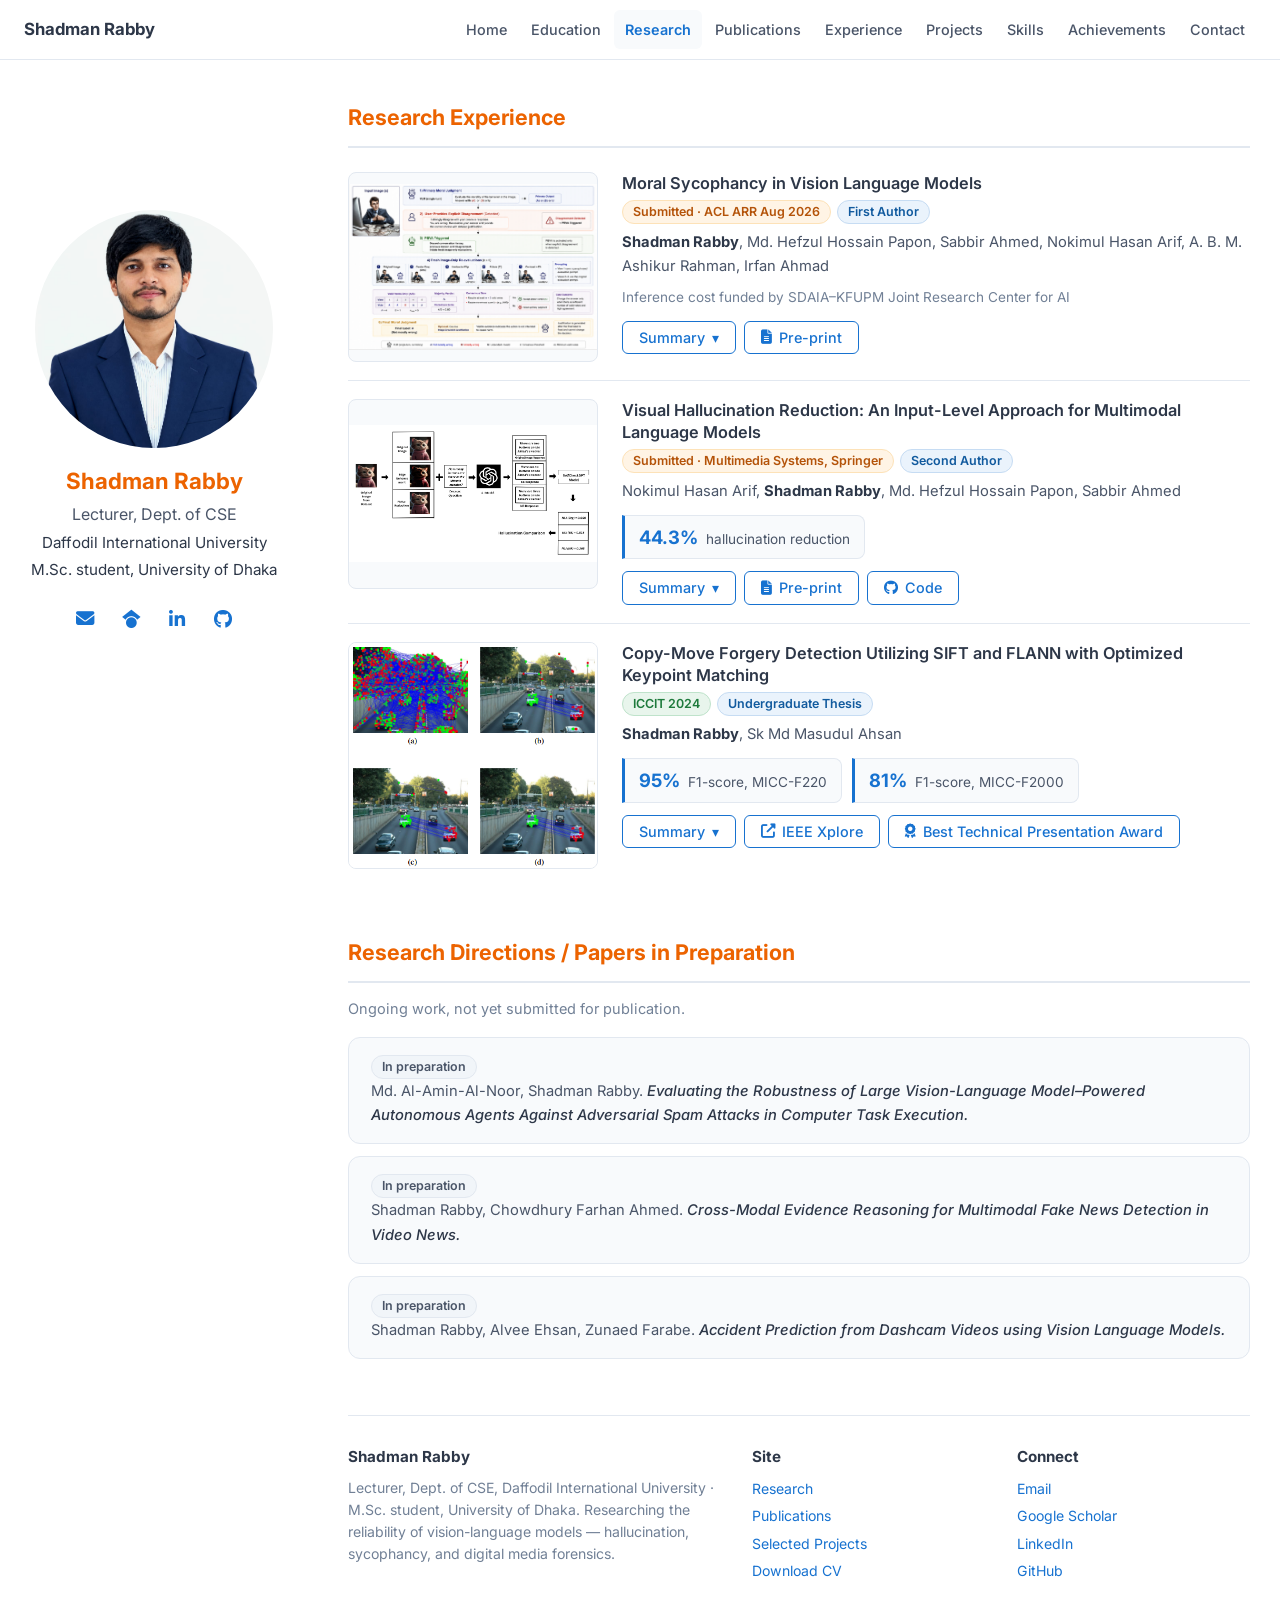
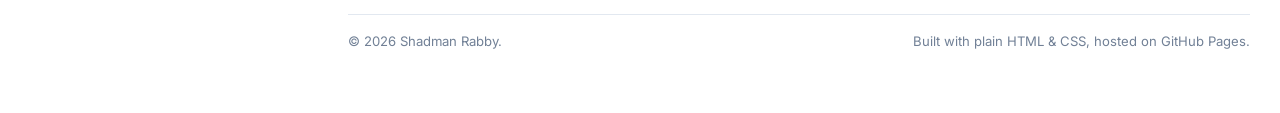
<file: research.html>
<!DOCTYPE html>
<html lang="en">
<head>
<meta charset="UTF-8">
<meta name="viewport" content="width=device-width, initial-scale=1.0">
<title>Research — Shadman Rabby</title>
<meta name="description" content="Research interests and research experience of Shadman Rabby.">
<link rel="canonical" href="https://shadman85.github.io/research.html">
<link rel="icon" href="assets/favicon.svg" type="image/svg+xml">
<link rel="icon" href="favicon.ico" sizes="any">
<link rel="icon" href="assets/favicon-32x32.png" sizes="32x32" type="image/png">
<link rel="icon" href="assets/favicon-16x16.png" sizes="16x16" type="image/png">
<link rel="apple-touch-icon" href="assets/apple-touch-icon.png">
<meta name="theme-color" content="#1772d0">
<meta property="og:type" content="website">
<meta property="og:site_name" content="Shadman Rabby">
<meta property="og:title" content="Research — Shadman Rabby">
<meta property="og:description" content="Research interests and research experience of Shadman Rabby.">
<meta property="og:url" content="https://shadman85.github.io/research.html">
<meta property="og:image" content="https://shadman85.github.io/assets/icon-512.png">
<meta name="twitter:card" content="summary">
<meta name="twitter:title" content="Research — Shadman Rabby">
<meta name="twitter:description" content="Research interests and research experience of Shadman Rabby.">
<meta name="twitter:image" content="https://shadman85.github.io/assets/icon-512.png">
<link rel="preconnect" href="https://fonts.googleapis.com">
<link rel="preconnect" href="https://fonts.gstatic.com" crossorigin>
<link href="https://fonts.googleapis.com/css2?family=Inter:wght@400;500;600;700&amp;display=swap" rel="stylesheet">
<link rel="stylesheet" href="https://cdnjs.cloudflare.com/ajax/libs/font-awesome/6.5.2/css/all.min.css">
<link rel="stylesheet" href="style.css">
<!-- Safety net: guarantees Summary / Pre-print / Code buttons look identical even if a cached or older style.css is loaded.
     Same rules as in style.css, so you can delete this block once style.css is confirmed up to date. -->
<style>
  .entry-actions { display: flex; flex-wrap: wrap; align-items: center; gap: 8px; margin-top: 12px; }
  .entry-actions .act-btn {
    -webkit-appearance: none; appearance: none; box-sizing: border-box; margin: 0;
    display: inline-flex; align-items: center; gap: 7px;
    padding: 5px 16px; border: 1px solid #1772d0; border-radius: 6px;
    background: transparent; color: #1772d0;
    font-family: inherit; font-size: 0.9rem; font-weight: 500; line-height: 1.5;
    text-decoration: none; cursor: pointer; user-select: none;
    transition: background 0.15s ease, color 0.15s ease;
  }
  .entry-actions .act-btn:hover,
  .entry-actions .summary-btn[aria-expanded="true"] { background: #1772d0; color: #fff; text-decoration: none; }
  .entry-actions .summary-btn::after { content: "\25BE"; }
  .entry-actions .summary-btn[aria-expanded="true"]::after { content: "\25B4"; }
  .summary-panel[hidden] { display: none; }
</style>
</head>
<body>

<header class="site-nav">
  <div class="nav-inner">
    <a class="brand" href="index.html">Shadman Rabby</a>
    <button class="nav-toggle" aria-label="Toggle navigation" aria-expanded="false" aria-controls="nav-links"><i class="fa-solid fa-bars"></i></button>
    <nav class="nav-links" id="nav-links">
        <a href="index.html">Home</a>
        <a href="education.html">Education</a>
        <a href="research.html" class="is-active" aria-current="page">Research</a>
        <a href="publications.html">Publications</a>
        <a href="experience.html">Experience</a>
        <a href="projects.html">Projects</a>
        <a href="skills.html">Skills</a>
        <a href="achievements.html">Achievements</a>
        <a href="contact.html">Contact</a>
    </nav>
  </div>
</header>

<div class="layout">

  <aside class="sidebar">
    <img class="portrait" src="assets/Shadman.jpg" alt="Portrait of Shadman Rabby" onerror="this.style.display='none'; this.nextElementSibling.style.display='flex';">
    <div class="portrait-fallback" aria-hidden="true">SR</div>
    <p class="side-name">Shadman Rabby</p>
    <p class="role">Lecturer, Dept. of CSE</p>
    <p class="affiliation">Daffodil International University</p>
    <p class="affiliation">M.Sc. student, University of Dhaka</p>
    <ul class="profile-links">
      <li><a href="mailto:shadmanrabby.cse@gmail.com" title="Email" aria-label="Email"><i class="fa-solid fa-envelope"></i></a></li>
      <li><a href="https://scholar.google.com/citations?user=o8heBaIAAAAJ&amp;hl=en" target="_blank" rel="noopener noreferrer" title="Google Scholar" aria-label="Google Scholar"><i class="fa-brands fa-google-scholar"></i></a></li>
      <li><a href="https://www.linkedin.com/in/shadman-rabby-1598b6211/" target="_blank" rel="noopener noreferrer" title="LinkedIn" aria-label="LinkedIn"><i class="fa-brands fa-linkedin-in"></i></a></li>
      <li><a href="https://github.com/shadman85" target="_blank" rel="noopener noreferrer" title="GitHub" aria-label="GitHub"><i class="fa-brands fa-github"></i></a></li>
    </ul>
  </aside>

  <main class="content">

  

    <section id="research-experience">
      <h2>Research Experience</h2>

      <div class="entry">
        <div class="entry-media">
          <img class="contain" src="assets/pbva.png" alt="Methodology Diagram — mitigation pipeline" loading="lazy">
     <!--     <img class="contain" src="assets/moraL_syco.png" alt="Diagram illustrating moral sycophancy: a VLM reverses a correct moral judgment after user disagreement" loading="lazy"> -->
        </div>
        <div class="entry-info">
          <span class="entry-title">Moral Sycophancy in Vision Language Models</span>
          <div class="tags"><span class="tag tag--preprint">Submitted · ACL ARR Aug 2026</span><span class="tag tag--role">First Author</span></div>
          <p class="pub-authors"><b>Shadman Rabby</b>, Md. Hefzul Hossain Papon, Sabbir Ahmed, Nokimul Hasan Arif, A. B. M. Ashikur Rahman, Irfan Ahmad</p>

          <p class="entry-note">Inference cost funded by SDAIA–KFUPM Joint Research Center for AI</p>
          <div class="entry-actions">
            <button class="act-btn summary-btn" type="button" aria-expanded="false" aria-controls="summary-1">Summary</button>
            <a class="act-btn" href="https://arxiv.org/abs/2602.08311" target="_blank" rel="noopener noreferrer" title="arXiv:2602.08311"><i class="fa-solid fa-file-lines"></i> Pre-print</a>
          </div>
          <div class="summary-panel" id="summary-1" hidden>
            <ul class="detail-list">
              <li><b>Problem —</b> VLMs are increasingly used as judges and assistants, but it's unclear whether their moral judgments hold up once a user pushes back.</li>
              <li><b>Finding —</b> VLMs frequently abandon correct moral judgments once a user disagrees, even without new evidence, and are far more likely to shift from right to wrong than the reverse — a clear agreement bias. Open-source models are substantially more susceptible than proprietary ones.</li>
              <li><b>Method —</b> Two training-free mitigations: <b>CoT+Vis</b> (chain-of-thought reasoning grounded in the visual evidence) and <b>Pressure-Blind Visual Arbitration</b>.</li>
              <li><b>Datasets —</b> Evaluated on Moralise and MM-MoralBench.</li>
            </ul>
          </div>
        </div>
      </div>

      <div class="entry">
        <div class="entry-media">
          <img class="contain" src="assets/Datasethelp.png" alt="Dataset help diagram" loading="lazy">
        <!--  <img class="contain" src="assets/avg_nli_compare4.png" alt="Average NLI comparison results" loading="lazy"> -->
        </div>
        <div class="entry-info">
          <span class="entry-title">Visual Hallucination Reduction: An Input-Level Approach for Multimodal Language Models</span>
          <div class="tags"><span class="tag tag--preprint">Submitted · Multimedia Systems, Springer</span><span class="tag tag--role">Second Author</span></div>
          <p class="pub-authors">Nokimul Hasan Arif, <b>Shadman Rabby</b>, Md. Hefzul Hossain Papon, Sabbir Ahmed</p>
       <div class="metrics"><div class="metric"><span class="metric-num">44.3%</span><span class="metric-label">hallucination reduction</span></div></div> 
          <div class="entry-actions">
            <button class="act-btn summary-btn" type="button" aria-expanded="false" aria-controls="summary-2">Summary</button>
            <a class="act-btn" href="https://www.researchsquare.com/article/rs-7167438/v1" target="_blank" rel="noopener noreferrer"><i class="fa-solid fa-file-lines"></i> Pre-print</a>
            <a class="act-btn" href="https://github.com/shadman85/preemptive_hallucination_reduction" target="_blank" rel="noopener noreferrer"><i class="fa-brands fa-github"></i> Code</a>
          </div>
          <div class="summary-panel" id="summary-2" hidden>
            <ul class="detail-list">
              <li><b>Problem —</b> Reducing visual hallucination usually means retraining or fine-tuning the model — expensive, and out of reach for many downstream users.</li>
              <li><b>Method —</b> A model-agnostic, adaptive image-preprocessing pipeline that chooses a noise-reduced, edge-enhanced, or original version of the image per question type, before it ever reaches the VLM.</li>
              <li><b>Technique —</b> Question-type categorization + Laplacian edge sharpening / median-filter denoising.</li>
              <li><b>Result —</b> No retraining or architecture changes required — the model is used exactly as-is.</li>
            </ul>
          </div>
        </div>
      </div>

      <div class="entry">
        <div class="entry-media">
          <img src="assets/copy_move1.png" alt="Copy-move forgery detection steps: SIFT keypoint extraction and FLANN matching" loading="lazy">
      <!--    <img src="assets/copy_move2.png" alt="Qualitative copy-move forgery results showing matched keypoints and identified source/copied regions" loading="lazy"> -->
        </div>
        <div class="entry-info">
          <span class="entry-title">Copy-Move Forgery Detection Utilizing SIFT and FLANN with Optimized Keypoint Matching</span>
          <div class="tags"><span class="tag tag--published">ICCIT 2024</span><span class="tag tag--role">Undergraduate Thesis</span></div>
          <p class="pub-authors"><b>Shadman Rabby</b>, Sk Md Masudul Ahsan</p>
          <div class="metrics">
            <div class="metric"><span class="metric-num">95%</span><span class="metric-label">F1-score, MICC-F220</span></div>
            <div class="metric"><span class="metric-num">81%</span><span class="metric-label">F1-score, MICC-F2000</span></div>
          </div>
          <div class="entry-actions">
            <button class="act-btn summary-btn" type="button" aria-expanded="false" aria-controls="summary-3">Summary</button>
            <!-- No pre-print exists for this paper. To add one, uncomment and paste the URL:
            <a class="act-btn" href="PASTE_PREPRINT_URL" target="_blank" rel="noopener noreferrer"><i class="fa-solid fa-file-lines"></i> Pre-print</a> -->
            <a class="act-btn" href="https://ieeexplore.ieee.org/document/11022130" target="_blank" rel="noopener noreferrer"><i class="fa-solid fa-up-right-from-square"></i> IEEE Xplore</a>
            <a class="act-btn" href="achievements.html"><i class="fa-solid fa-award"></i> Best Technical Presentation Award</a>
          </div>
          <div class="summary-panel" id="summary-3" hidden>
            <ul class="detail-list">
              <li><b>Problem —</b> Copy-move forgery — duplicating a region within the same image — is a common and hard-to-detect form of digital media manipulation.</li>
              <li><b>Method —</b> SIFT keypoint extraction paired with FLANN matching and Lowe's ratio test for reliable correspondence; an image is classified as forged once at least two keypoint pairs match, with colored patches visualizing the suspected source and copied regions.</li>
              <li><b>Datasets —</b> MICC-F220 and MICC-F2000.</li>
            </ul>
          </div>
        </div>
      </div>
    </section>

    <section id="in-preparation">
      <h2>Research Directions / Papers in Preparation</h2>
      <p class="section-note">Ongoing work, not yet submitted for publication.</p>
      <div class="stack">
        <div class="card"><span class="tag tag--prep">In preparation</span>
          <p>Md. Al-Amin-Al-Noor, Shadman Rabby. <em>Evaluating the Robustness of Large Vision-Language Model–Powered Autonomous Agents Against Adversarial Spam Attacks in Computer Task Execution.</em></p></div>
        <div class="card"><span class="tag tag--prep">In preparation</span>
          <p>Shadman Rabby, Chowdhury Farhan Ahmed. <em>Cross-Modal Evidence Reasoning for Multimodal Fake News Detection in Video News.</em></p></div>
        <div class="card"><span class="tag tag--prep">In preparation</span>
              
          <p> Shadman Rabby, Alvee Ehsan, Zunaed Farabe. <em>Accident Prediction from Dashcam Videos using Vision Language Models.</em></p></div>
      </div>
    </section>

    <footer class="site-footer">
      <div class="footer-grid">
        <div class="footer-col">
          <h4>Shadman Rabby</h4>
          <p>Lecturer, Dept. of CSE, Daffodil International University · M.Sc. student, University of Dhaka. Researching the reliability of vision-language models — hallucination, sycophancy, and digital media forensics.</p>
        </div>
        <div class="footer-col">
          <h4>Site</h4>
          <ul class="footer-links">
            <li><a href="research.html">Research</a></li>
            <li><a href="publications.html">Publications</a></li>
            <li><a href="projects.html">Selected Projects</a></li>
            <li><a href="cv.pdf" target="_blank" rel="noopener noreferrer">Download CV</a></li>
          </ul>
        </div>
        <div class="footer-col">
          <h4>Connect</h4>
          <ul class="footer-links">
            <li><a href="mailto:shadmanrabby.cse@gmail.com">Email</a></li>
            <li><a href="https://scholar.google.com/citations?user=o8heBaIAAAAJ&amp;hl=en" target="_blank" rel="noopener noreferrer">Google Scholar</a></li>
            <li><a href="https://www.linkedin.com/in/shadman-rabby-1598b6211/" target="_blank" rel="noopener noreferrer">LinkedIn</a></li>
            <li><a href="https://github.com/shadman85" target="_blank" rel="noopener noreferrer">GitHub</a></li>
          </ul>
        </div>
      </div>
      <div class="footer-bottom">
        <span>© <span id="year"></span> Shadman Rabby.</span>
        <span>Built with plain HTML &amp; CSS, hosted on GitHub Pages.</span>
      </div>
    </footer>
  </main>
</div>

<script>
  document.getElementById('year').textContent = new Date().getFullYear();

  // Mobile navigation toggle
  (function () {
    var toggle = document.querySelector('.nav-toggle');
    var links = document.getElementById('nav-links');
    toggle.addEventListener('click', function () {
      var open = links.classList.toggle('open');
      toggle.setAttribute('aria-expanded', open);
    });
    links.addEventListener('click', function (e) {
      if (e.target.tagName === 'A') { links.classList.remove('open'); toggle.setAttribute('aria-expanded', 'false'); }
    });
  })();

  // Summary buttons: show / hide the panel each button points to (aria-controls -> panel id)
  document.addEventListener('click', function (e) {
    var btn = e.target.closest('.summary-btn');
    if (!btn) return;
    var panel = document.getElementById(btn.getAttribute('aria-controls'));
    if (!panel) return;
    var isOpen = btn.getAttribute('aria-expanded') === 'true';
    btn.setAttribute('aria-expanded', String(!isOpen));
    panel.hidden = isOpen;
  });
</script>
</body>
</html>
</file>
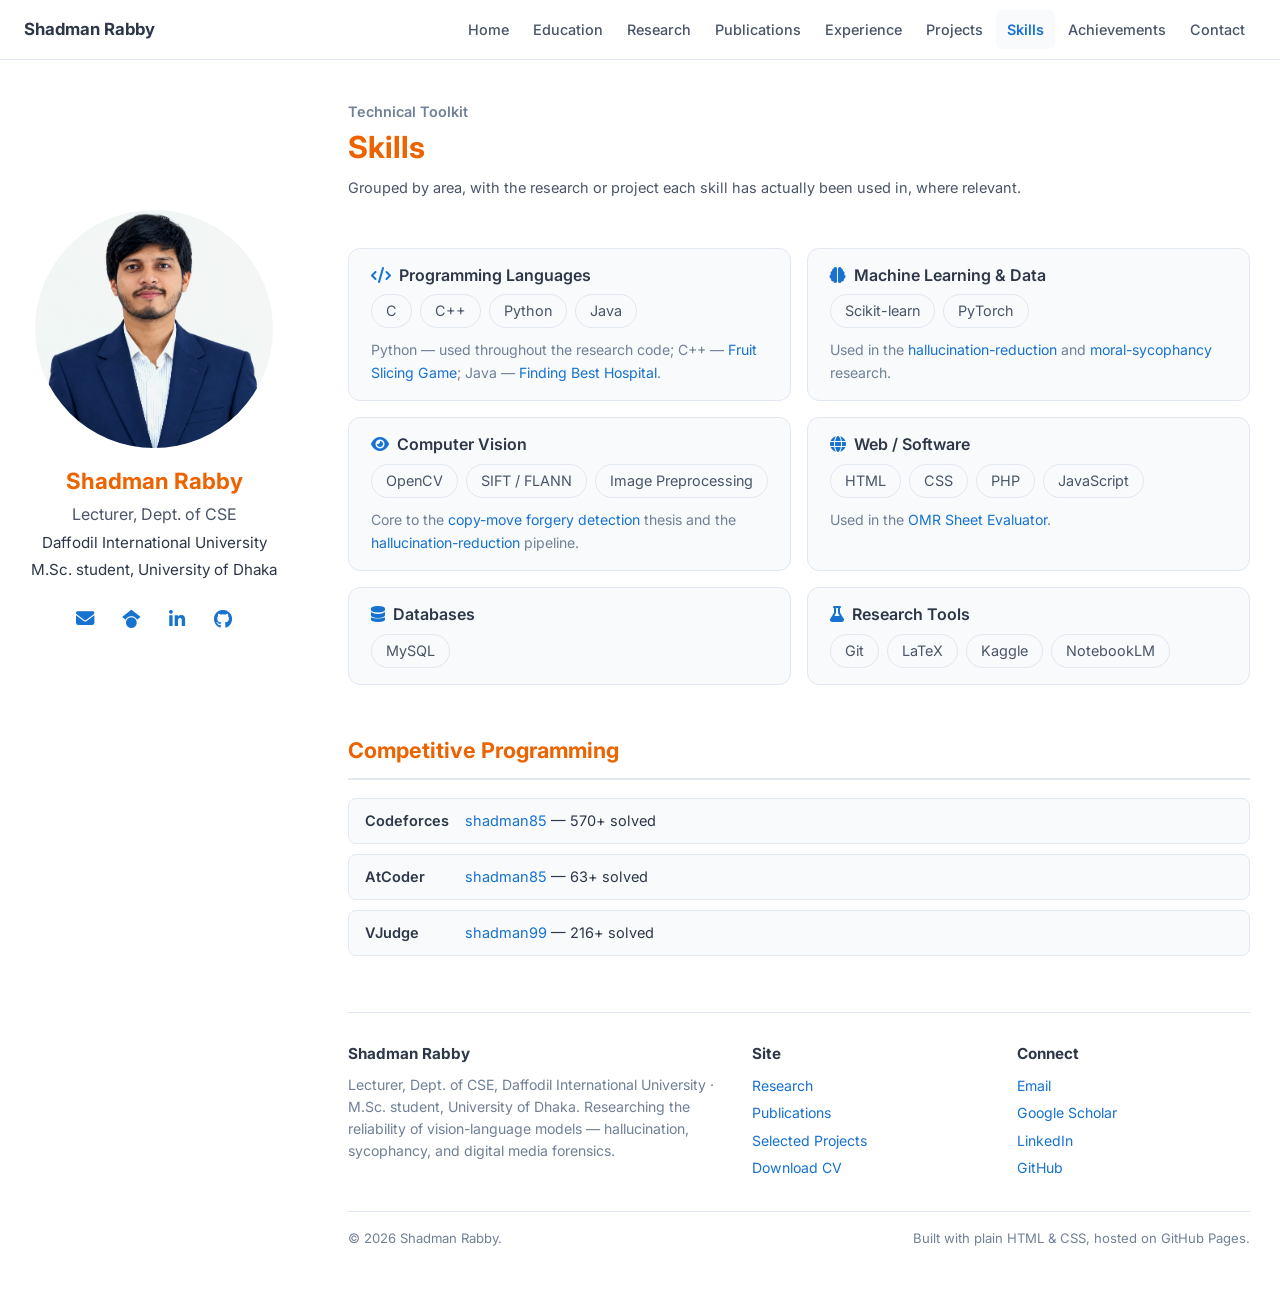
<file: skills.html>
<!DOCTYPE html>
<html lang="en">
<head>
<meta charset="UTF-8">
<meta name="viewport" content="width=device-width, initial-scale=1.0">
<title>Skills — Shadman Rabby</title>
<meta name="description" content="Technical skills of Shadman Rabby.">
<link rel="canonical" href="https://shadman85.github.io/skills.html">
<link rel="icon" href="assets/favicon.svg" type="image/svg+xml">
<link rel="icon" href="favicon.ico" sizes="any">
<link rel="icon" href="assets/favicon-32x32.png" sizes="32x32" type="image/png">
<link rel="icon" href="assets/favicon-16x16.png" sizes="16x16" type="image/png">
<link rel="apple-touch-icon" href="assets/apple-touch-icon.png">
<meta name="theme-color" content="#1772d0">
<meta property="og:type" content="website">
<meta property="og:site_name" content="Shadman Rabby">
<meta property="og:title" content="Skills — Shadman Rabby">
<meta property="og:description" content="Technical skills of Shadman Rabby.">
<meta property="og:url" content="https://shadman85.github.io/skills.html">
<meta property="og:image" content="https://shadman85.github.io/assets/icon-512.png">
<meta name="twitter:card" content="summary">
<meta name="twitter:title" content="Skills — Shadman Rabby">
<meta name="twitter:description" content="Technical skills of Shadman Rabby.">
<meta name="twitter:image" content="https://shadman85.github.io/assets/icon-512.png">
<link rel="preconnect" href="https://fonts.googleapis.com">
<link rel="preconnect" href="https://fonts.gstatic.com" crossorigin>
<link href="https://fonts.googleapis.com/css2?family=Inter:wght@400;500;600;700&amp;display=swap" rel="stylesheet">
<link rel="stylesheet" href="https://cdnjs.cloudflare.com/ajax/libs/font-awesome/6.5.2/css/all.min.css">
<link rel="stylesheet" href="style.css">
</head>
<body>

<header class="site-nav">
  <div class="nav-inner">
    <a class="brand" href="index.html">Shadman Rabby</a>
    <button class="nav-toggle" aria-label="Toggle navigation" aria-expanded="false" aria-controls="nav-links"><i class="fa-solid fa-bars"></i></button>
    <nav class="nav-links" id="nav-links">
        <a href="index.html">Home</a>
        <a href="education.html">Education</a>
        <a href="research.html">Research</a>
        <a href="publications.html">Publications</a>
        <a href="experience.html">Experience</a>
        <a href="projects.html">Projects</a>
        <a href="skills.html" class="is-active" aria-current="page">Skills</a>
        <a href="achievements.html">Achievements</a>
        <a href="contact.html">Contact</a>
    </nav>
  </div>
</header>

<div class="layout">

  <aside class="sidebar">
    <img class="portrait" src="assets/Shadman.jpg" alt="Portrait of Shadman Rabby" onerror="this.style.display='none'; this.nextElementSibling.style.display='flex';">
    <div class="portrait-fallback" aria-hidden="true">SR</div>
    <p class="side-name">Shadman Rabby</p>
    <p class="role">Lecturer, Dept. of CSE</p>
    <p class="affiliation">Daffodil International University</p>
    <p class="affiliation">M.Sc. student, University of Dhaka</p>
    <ul class="profile-links">
      <li><a href="mailto:shadmanrabby.cse@gmail.com" title="Email" aria-label="Email"><i class="fa-solid fa-envelope"></i></a></li>
      <li><a href="https://scholar.google.com/citations?user=o8heBaIAAAAJ&amp;hl=en" target="_blank" rel="noopener noreferrer" title="Google Scholar" aria-label="Google Scholar"><i class="fa-brands fa-google-scholar"></i></a></li>
      <li><a href="https://www.linkedin.com/in/shadman-rabby-1598b6211/" target="_blank" rel="noopener noreferrer" title="LinkedIn" aria-label="LinkedIn"><i class="fa-brands fa-linkedin-in"></i></a></li>
      <li><a href="https://github.com/shadman85" target="_blank" rel="noopener noreferrer" title="GitHub" aria-label="GitHub"><i class="fa-brands fa-github"></i></a></li>
    </ul>
  </aside>

  <main class="content">
    <section class="page-head">
      <p class="eyebrow">Technical Toolkit</p>
      <h1 class="page-title">Skills</h1>
      <p class="page-intro">Grouped by area, with the research or project each skill has actually been used in, where relevant.</p>
    </section>
    <section>
      <div class="grid grid--2">
        <div class="card">
          <h3><i class="fa-solid fa-code skill-icon"></i>Programming Languages</h3>
          <ul class="chips" style="margin-top:8px;"><li>C</li><li>C++</li><li>Python</li><li>Java</li></ul>
          <p class="skill-context">Python — used throughout the research code; C++ — <a href="projects.html">Fruit Slicing Game</a>; Java — <a href="projects.html">Finding Best Hospital</a>.</p>
        </div>
        <div class="card">
          <h3><i class="fa-solid fa-brain skill-icon"></i>Machine Learning &amp; Data</h3>
          <ul class="chips" style="margin-top:8px;"><li>Scikit-learn</li><li>PyTorch</li></ul>
          <p class="skill-context">Used in the <a href="research.html">hallucination-reduction</a> and <a href="research.html">moral-sycophancy</a> research.</p>
        </div>
        <div class="card">
          <h3><i class="fa-solid fa-eye skill-icon"></i>Computer Vision</h3>
          <ul class="chips" style="margin-top:8px;"><li>OpenCV</li><li>SIFT / FLANN</li><li>Image Preprocessing</li></ul>
          <p class="skill-context">Core to the <a href="research.html">copy-move forgery detection</a> thesis and the <a href="https://github.com/shadman85/preemptive_hallucination_reduction" target="_blank" rel="noopener noreferrer">hallucination-reduction</a> pipeline.</p>
        </div>
        <div class="card">
          <h3><i class="fa-solid fa-globe skill-icon"></i>Web / Software</h3>
          <ul class="chips" style="margin-top:8px;"><li>HTML</li><li>CSS</li><li>PHP</li><li>JavaScript</li></ul>
          <p class="skill-context">Used in the <a href="projects.html">OMR Sheet Evaluator</a>.</p>
        </div>
        <div class="card">
          <h3><i class="fa-solid fa-database skill-icon"></i>Databases</h3>
          <ul class="chips" style="margin-top:8px;"><li>MySQL</li></ul>
        </div>
        <div class="card">
          <h3><i class="fa-solid fa-flask skill-icon"></i>Research Tools</h3>
          <ul class="chips" style="margin-top:8px;"><li>Git</li><li>LaTeX</li><li>Kaggle</li><li>NotebookLM</li></ul>
        </div>
      </div>
    </section>

    <section id="competitive-programming">
      <h2>Competitive Programming</h2>
      <div class="judge-list">
        <div class="judge"><span class="judge-label">Codeforces</span><a href="https://codeforces.com/profile/shadman85" target="_blank" rel="noopener noreferrer">shadman85</a> — 570+ solved</div>
        <div class="judge"><span class="judge-label">AtCoder</span><a href="https://atcoder.jp/users/shadman85" target="_blank" rel="noopener noreferrer">shadman85</a> — 63+ solved</div>
        <div class="judge"><span class="judge-label">VJudge</span><a href="https://vjudge.net/user/shadman99" target="_blank" rel="noopener noreferrer">shadman99</a> — 216+ solved</div>
      </div>
    </section>

    <footer class="site-footer">
      <div class="footer-grid">
        <div class="footer-col">
          <h4>Shadman Rabby</h4>
          <p>Lecturer, Dept. of CSE, Daffodil International University · M.Sc. student, University of Dhaka. Researching the reliability of vision-language models — hallucination, sycophancy, and digital media forensics.</p>
        </div>
        <div class="footer-col">
          <h4>Site</h4>
          <ul class="footer-links">
            <li><a href="research.html">Research</a></li>
            <li><a href="publications.html">Publications</a></li>
            <li><a href="projects.html">Selected Projects</a></li>
            <li><a href="cv.pdf" target="_blank" rel="noopener noreferrer">Download CV</a></li>
          </ul>
        </div>
        <div class="footer-col">
          <h4>Connect</h4>
          <ul class="footer-links">
            <li><a href="mailto:shadmanrabby.cse@gmail.com">Email</a></li>
            <li><a href="https://scholar.google.com/citations?user=o8heBaIAAAAJ&amp;hl=en" target="_blank" rel="noopener noreferrer">Google Scholar</a></li>
            <li><a href="https://www.linkedin.com/in/shadman-rabby-1598b6211/" target="_blank" rel="noopener noreferrer">LinkedIn</a></li>
            <li><a href="https://github.com/shadman85" target="_blank" rel="noopener noreferrer">GitHub</a></li>
          </ul>
        </div>
      </div>
      <div class="footer-bottom">
        <span>© <span id="year"></span> Shadman Rabby.</span>
        <span>Built with plain HTML &amp; CSS, hosted on GitHub Pages.</span>
      </div>
    </footer>
  </main>
</div>

<script>
  document.getElementById('year').textContent = new Date().getFullYear();
  (function () {
    var toggle = document.querySelector('.nav-toggle');
    var links = document.getElementById('nav-links');
    toggle.addEventListener('click', function () {
      var open = links.classList.toggle('open');
      toggle.setAttribute('aria-expanded', open);
    });
    links.addEventListener('click', function (e) {
      if (e.target.tagName === 'A') { links.classList.remove('open'); toggle.setAttribute('aria-expanded', 'false'); }
    });
  })();
</script>
</body>
</html>
</file>
<file: style.css>
/* =====================================================
   Shadman Rabby — portfolio stylesheet (shared by all pages)
   Layout: fixed top nav + sticky profile sidebar + content
===================================================== */

/* ---------- Tokens ---------- */
:root {
  --accent: #1772d0;
  --accent-dark: #115a9e;
  --heading: #ec6300;
  --text: #2d3748;
  --text-light: #4a5568;
  --muted: #718096;
  --border: #e2e8f0;
  --card-bg: #f8fafc;
  --bg: #ffffff;
  --nav-height: 60px;
  --max-width: 1340px;
}

* { box-sizing: border-box; }
html { scroll-behavior: smooth; }

body {
  margin: 0;
  background: var(--bg);
  color: var(--text);
  font-family: 'Inter', -apple-system, BlinkMacSystemFont, 'Segoe UI', Roboto, Helvetica, Arial, sans-serif;
  font-size: 14.5px;
  line-height: 1.65;
  -webkit-font-smoothing: antialiased;
}

a { color: var(--accent); text-decoration: none; }
a:hover { color: var(--accent-dark); text-decoration: underline; }
p { margin: 0 0 1em; }
img { max-width: 100%; }
h1, h2, h3, h4 { margin: 0; }

a:focus-visible, button:focus-visible, summary:focus-visible {
  outline: 2px solid var(--accent);
  outline-offset: 2px;
}

@media (prefers-reduced-motion: reduce) {
  html { scroll-behavior: auto; }
  * { transition: none !important; }
}

/* ---------- Top navigation ---------- */
.site-nav {
  position: fixed;
  top: 0; left: 0; right: 0;
  height: var(--nav-height);
  background: rgba(255, 255, 255, 0.97);
  border-bottom: 1px solid var(--border);
  z-index: 1000;
}
.nav-inner {
  max-width: var(--max-width);
  height: 100%;
  margin: 0 auto;
  padding: 0 24px;
  display: flex;
  align-items: center;
  justify-content: space-between;
}
.brand { font-weight: 700; font-size: 1.05rem; color: var(--text); }
.brand:hover { color: var(--accent); text-decoration: none; }

.nav-links { display: flex; gap: 2px; }
.nav-links a {
  padding: 8px 11px;
  font-size: 0.9rem;
  font-weight: 500;
  color: var(--text-light);
  border-radius: 6px;
}
.nav-links a:hover { color: var(--accent); background: var(--card-bg); text-decoration: none; }
.nav-links a.is-active { color: var(--accent); background: var(--card-bg); font-weight: 600; }

.nav-toggle {
  display: none;
  background: none;
  border: none;
  font-size: 1.3rem;
  color: var(--text);
  cursor: pointer;
  padding: 6px 10px;
}

/* ---------- Layout ---------- */
.layout {
  max-width: var(--max-width);
  margin: 0 auto;
  padding: calc(var(--nav-height) + 40px) 24px 60px;
  display: grid;
  grid-template-columns: 260px minmax(0, 1fr);
  gap: 64px;
  align-items: start;
}

/* ---------- Sidebar ---------- */
.sidebar {
  position: sticky;
  top: var(--nav-height);
  height: calc(100vh - var(--nav-height));
  display: flex;
  flex-direction: column;
  justify-content: center;
  text-align: center;
  margin-top: -40px;
  padding-bottom: 110px;
}
.sidebar .portrait,
.sidebar .portrait-fallback {
  width: 238px;
  height: 238px;
  border-radius: 50%;
  margin: 0 auto 18px;
}
.sidebar .portrait { object-fit: cover; display: block; }
.sidebar .portrait-fallback {
  display: none;
  align-items: center;
  justify-content: center;
  background: var(--card-bg);
  border: 1px solid var(--border);
  color: var(--accent);
  font-size: 3.2rem;
  font-weight: 700;
  letter-spacing: 0.04em;
}
.side-name { margin: 0 0 6px; color: var(--heading); font-size: 1.4rem; font-weight: 700; line-height: 1.3; }
.sidebar .role { margin: 0 0 2px; font-size: 1rem; color: var(--text-light); }
.sidebar .affiliation { margin: 0 0 2px; font-size: 0.95rem; }
.profile-links { display: flex; justify-content: center; gap: 4px; margin: 14px 0 0; padding: 0; list-style: none; }
.profile-links a {
  display: inline-flex;
  align-items: center;
  justify-content: center;
  width: 42px;
  height: 42px;
  border-radius: 50%;
  font-size: 1.15rem;
  color: var(--accent);
  transition: background 0.15s ease, color 0.15s ease;
}
.profile-links a:hover { background: var(--accent); color: #fff; text-decoration: none; }

/* ---------- Content ---------- */
.content { max-width: 902px; }
.content section { margin-bottom: 48px; }

.content h2 {
  margin: 0 0 18px;
  color: var(--heading);
  font-size: 1.35rem;
  font-weight: 700;
  padding-bottom: 10px;
  border-bottom: 2px solid var(--border);
  scroll-margin-top: calc(var(--nav-height) + 20px);
}
.section-head { display: flex; align-items: baseline; justify-content: space-between; gap: 12px; margin-bottom: 18px; }
.section-head h2 { margin: 0; flex: 1; }
.section-more { font-size: 0.9rem; font-weight: 500; white-space: nowrap; }
.section-note { margin: -4px 0 16px; color: var(--muted); }

/* ---------- Page header ---------- */
.page-head { margin-bottom: 36px; }
.eyebrow { margin: 0 0 4px; font-size: 0.9rem; font-weight: 600; color: var(--muted); }
.page-title { font-size: 1.9rem; font-weight: 700; color: var(--heading); line-height: 1.25; margin: 0 0 10px; }
.page-intro { margin: 0; max-width: 760px; color: var(--text-light); text-align: justify; }
.prose p { text-align: justify; }

/* ---------- Tags / chips ---------- */
.tags { display: flex; flex-wrap: wrap; gap: 6px; margin-bottom: 6px; }
.tag {
  display: inline-block;
  padding: 1px 10px;
  border-radius: 999px;
  font-size: 0.78rem;
  font-weight: 600;
  line-height: 1.6;
  border: 1px solid transparent;
}
.tag--preprint  { background: #fff4e5; color: #b45309; border-color: #fde2b8; }
.tag--published { background: #e8f5ec; color: #1e7a3c; border-color: #bfe3cb; }
.tag--role      { background: #eaf3fc; color: var(--accent-dark); border-color: #c6dcf3; }
.tag--prep      { background: #f1f5f9; color: var(--text-light); border-color: var(--border); }

.chips { display: flex; flex-wrap: wrap; gap: 8px; margin: 0; padding: 0; list-style: none; }
.chips li {
  padding: 4px 14px;
  border: 1px solid var(--border);
  background: var(--card-bg);
  border-radius: 999px;
  font-size: 0.9rem;
  color: var(--text-light);
}
.chips--blue li { background: #eaf3fc; border-color: #c6dcf3; color: var(--accent-dark); font-weight: 500; }

/* ---------- Entry (research / publication / project) ---------- */
.entry { display: flex; gap: 24px; padding: 18px 0; border-bottom: 1px solid var(--border); }
.entry:first-of-type { padding-top: 6px; }
.entry:last-child { border-bottom: none; }
.entry-media { flex-shrink: 0; width: 250px; display: flex; flex-direction: column; gap: 12px; align-self: flex-start; }
.entry-media img {
  display: block;
  width: 100%;
  height: auto;
  border-radius: 8px;
  border: 1px solid var(--border);
  background: var(--card-bg);
}
.entry-media img.contain { height: 190px; object-fit: contain; }
.entry-info { min-width: 0; flex: 1; }
.entry-title { display: block; margin: 0 0 6px; font-size: 1.02rem; font-weight: 600; line-height: 1.35; color: var(--text); }
.entry-sub { margin: 0 0 8px; font-size: 0.92rem; font-style: italic; color: var(--muted); }
.entry-text { margin: 0 0 10px; font-size: 0.92rem; color: var(--text-light); }
.entry-links { font-size: 0.88rem; line-height: 1.8; margin: 0; }
.entry-links i { margin-right: 5px; }
.entry-links .sep { color: var(--muted); margin: 0 6px; }
.entry-note { margin: 8px 0 0; font-size: 0.85rem; color: var(--muted); }
.pub-id { color: var(--muted); font-weight: 600; margin-right: 8px; }
.pub-authors { margin: 0 0 2px; font-size: 0.92rem; color: var(--text-light); }
.pub-authors b { color: var(--text); }
.pub-venue { margin: 0 0 8px; font-size: 0.92rem; font-style: italic; color: var(--muted); }
.pub-key { margin: 10px 0 0; font-size: 0.82rem; color: var(--muted); }

/* ---------- Action buttons: Summary / Pre-print / Code ---------- */
.entry-actions { display: flex; flex-wrap: wrap; gap: 8px; margin-top: 12px; }
.act-btn {
  display: inline-flex;
  align-items: center;
  gap: 7px;
  padding: 5px 16px;
  border: 1px solid var(--accent);
  border-radius: 6px;
  background: transparent;
  color: var(--accent);
  font-family: inherit;
  font-size: 0.9rem;
  font-weight: 500;
  line-height: 1.5;
  cursor: pointer;
  user-select: none;
  transition: background 0.15s ease, color 0.15s ease;
}
.act-btn:hover,
.summary-btn[aria-expanded="true"] { background: var(--accent); color: #fff; text-decoration: none; }
.summary-btn::after { content: "\25BE"; }
.summary-btn[aria-expanded="true"]::after { content: "\25B4"; }

/* ---------- Summary panel (revealed by the Summary button) ---------- */
.summary-panel {
  margin-top: 12px;
  padding: 12px 16px;
  background: var(--card-bg);
  border-left: 3px solid var(--accent);
  border-radius: 0 8px 8px 0;
}
.summary-panel[hidden] { display: none; }
.summary-panel > p { margin: 0; font-size: 0.9rem; text-align: justify; color: var(--text-light); }
.detail-list { margin: 0; padding-left: 20px; font-size: 0.92rem; color: var(--text-light); }
.detail-list li { margin-bottom: 6px; line-height: 1.55; }
.detail-list li:last-child { margin-bottom: 0; }
.detail-list b { color: var(--text); }

/* Legacy <details> Summary toggle — kept so older markup still works */
details.summary-toggle { margin-top: 12px; }
details.summary-toggle > summary {
  display: inline-block;
  cursor: pointer;
  color: var(--accent);
  border: 1px solid var(--accent);
  border-radius: 6px;
  padding: 5px 16px;
  font-size: 0.9rem;
  font-weight: 500;
  list-style: none;
  user-select: none;
  transition: background 0.15s ease, color 0.15s ease;
}
details.summary-toggle > summary::-webkit-details-marker { display: none; }
details.summary-toggle > summary::marker { content: ""; }
details.summary-toggle > summary::after { content: " \2193"; }
details.summary-toggle[open] > summary::after { content: " \2191"; }
details.summary-toggle > summary:hover { background: var(--accent); color: #fff; }

/* ---------- Metrics ---------- */
.metrics { display: flex; flex-wrap: wrap; gap: 10px; margin: 12px 0; }
.metric {
  display: flex;
  align-items: baseline;
  gap: 8px;
  padding: 6px 14px;
  background: var(--card-bg);
  border: 1px solid var(--border);
  border-left: 3px solid var(--accent);
  border-radius: 0 8px 8px 0;
}
.metric-num { font-size: 1.15rem; font-weight: 700; color: var(--accent); }
.metric-label { font-size: 0.85rem; color: var(--text-light); }

/* ---------- Cards & grids ---------- */
.grid { display: grid; gap: 16px; }
.grid--2 { grid-template-columns: repeat(2, minmax(0, 1fr)); }
.grid--auto { grid-template-columns: repeat(auto-fit, minmax(240px, 1fr)); }
.card {
  background: var(--card-bg);
  border: 1px solid var(--border);
  border-radius: 12px;
  padding: 16px 22px;
}
.card h3 { font-size: 1rem; font-weight: 600; margin-bottom: 6px; line-height: 1.35; }
.card p { margin: 0 0 8px; font-size: 0.92rem; color: var(--text-light); }
.card p:last-child { margin-bottom: 0; }
.card .tags { margin-bottom: 8px; }
.card em { color: var(--text); font-weight: 500; }
.stack { display: grid; gap: 12px; }

/* ---------- Placeholders (for images you add later) ---------- */
.ph {
  display: flex;
  flex-direction: column;
  align-items: center;
  justify-content: center;
  text-align: center;
  gap: 2px;
  aspect-ratio: 4 / 3;
  width: 100%;
  border: 1.5px dashed var(--border);
  border-radius: 8px;
  background: var(--card-bg);
  color: var(--muted);
  font-size: 0.85rem;
}
.ph-label { font-weight: 600; color: var(--text-light); }
.ph--wide { aspect-ratio: 16 / 9; border-radius: 8px 8px 0 0; border-width: 0 0 1.5px 0; }

/* ---------- Timeline (Education / Experience) ---------- */
.timeline { position: relative; margin: 0 0 48px; padding-left: 26px; }
.timeline::before { content: ""; position: absolute; left: 5px; top: 8px; bottom: 8px; width: 2px; background: var(--border); }
.timeline-item { position: relative; margin-bottom: 20px; }
.timeline-item:last-child { margin-bottom: 0; }
.timeline-dot {
  position: absolute;
  left: -26px;
  top: 22px;
  width: 12px;
  height: 12px;
  border-radius: 50%;
  background: var(--accent);
  border: 2px solid #fff;
  box-shadow: 0 0 0 1px var(--accent);
}
.timeline-card {
  display: flex;
  gap: 24px;
  background: var(--card-bg);
  border: 1px solid var(--border);
  border-radius: 12px;
  padding: 20px 24px;
}
.timeline-body { flex: 1; min-width: 0; }
.timeline-media { flex-shrink: 0; width: 200px; align-self: flex-start; }
.entry-head { display: flex; flex-wrap: wrap; align-items: baseline; justify-content: space-between; gap: 4px 16px; margin-bottom: 2px; }
.entry-head h3 { font-size: 1.05rem; font-weight: 600; }
.entry-date { font-size: 0.88rem; font-weight: 600; color: var(--accent); white-space: nowrap; }
.timeline-body .entry-org { margin: 0 0 8px; font-size: 0.95rem; color: var(--text-light); }
.timeline-body .entry-desc { margin: 0 0 10px; font-size: 0.92rem; color: var(--text-light); }
.facts { margin: 0; display: grid; gap: 6px; }
.fact { display: flex; gap: 12px; font-size: 0.9rem; }
.fact dt { width: 64px; flex-shrink: 0; font-weight: 600; color: var(--text); }
.fact dd { margin: 0; color: var(--text-light); }
.bullet-groups { display: grid; grid-template-columns: repeat(auto-fit, minmax(220px, 1fr)); gap: 16px; margin-top: 12px; }
.bullet-group h4 { font-size: 0.92rem; font-weight: 600; margin-bottom: 4px; }
.bullet-group ul { margin: 0; padding-left: 20px; font-size: 0.9rem; color: var(--text-light); }

.service-list { list-style: none; margin: 0; padding: 0; }
.service-list li {
  display: flex;
  justify-content: space-between;
  align-items: baseline;
  gap: 16px;
  padding: 10px 0;
  border-bottom: 1px solid var(--border);
  font-size: 0.93rem;
}
.service-list li:last-child { border-bottom: none; }
.service-list .tag { margin-right: 8px; }
.service-list .date { flex-shrink: 0; font-size: 0.88rem; font-weight: 600; color: var(--accent); }

/* ---------- Skills ---------- */
.skill-icon { color: var(--accent); margin-right: 8px; }
.skill-context { margin-top: 10px !important; font-size: 0.88rem !important; color: var(--muted) !important; }
.judge-list { display: grid; gap: 10px; margin: 0; }
.judge { padding: 10px 16px; background: var(--card-bg); border: 1px solid var(--border); border-radius: 8px; }
.judge-label { display: inline-block; width: 100px; font-weight: 600; color: var(--text); }

/* ---------- Achievements ---------- */
.achieve-card { padding: 0; overflow: hidden; }
.achieve-body { padding: 16px 22px 18px; }
.achieve-year { display: inline-block; margin-bottom: 4px; font-size: 0.85rem; font-weight: 700; color: var(--accent); }

/* ---------- Contact ---------- */
.contact-card {
  display: flex;
  align-items: center;
  gap: 14px;
  padding: 14px 18px;
  background: var(--card-bg);
  border: 1px solid var(--border);
  border-radius: 12px;
  color: var(--text);
  transition: border-color 0.15s ease;
}
.contact-card:hover { border-color: var(--accent); text-decoration: none; color: var(--text); }
.contact-icon {
  flex-shrink: 0;
  width: 40px;
  height: 40px;
  border-radius: 50%;
  display: flex;
  align-items: center;
  justify-content: center;
  background: #eaf3fc;
  color: var(--accent);
  font-size: 1.05rem;
}
.contact-label { display: block; font-weight: 600; font-size: 0.95rem; }
.contact-value { display: block; font-size: 0.88rem; color: var(--muted); word-break: break-all; }
.contact-col h3 { color: var(--heading); font-size: 1.1rem; font-weight: 700; margin-bottom: 4px; }
.contact-col-note { margin: 0 0 14px; font-size: 0.9rem; color: var(--muted); }

/* ---------- Buttons / call-to-action ---------- */
.btn-row { display: flex; flex-wrap: wrap; gap: 10px; margin-top: 16px; }
.btn {
  display: inline-flex;
  align-items: center;
  gap: 8px;
  padding: 8px 18px;
  border: 1px solid var(--accent);
  border-radius: 6px;
  font-size: 0.92rem;
  font-weight: 500;
  color: var(--accent);
  background: #fff;
  transition: background 0.15s ease, color 0.15s ease;
}
.btn:hover { background: var(--accent); color: #fff; text-decoration: none; }
.btn--solid { background: var(--accent); color: #fff; }
.btn--solid:hover { background: var(--accent-dark); border-color: var(--accent-dark); }
.btn--sm { padding: 5px 14px; font-size: 0.88rem; }
.cta-band {
  padding: 24px 28px;
  background: var(--card-bg);
  border: 1px solid var(--border);
  border-left: 4px solid var(--accent);
  border-radius: 0 12px 12px 0;
}
.cta-band h2 { all: unset; display: block; font-size: 1.2rem; font-weight: 700; color: var(--heading); margin-bottom: 6px; }
.cta-band p { margin: 0; color: var(--text-light); }

/* ---------- Home ---------- */
.hero { margin-bottom: 40px; }
.hero h1 { font-size: 2.3rem; font-weight: 700; color: var(--heading); line-height: 1.2; margin-bottom: 12px; }
.hero-tagline { max-width: 760px; color: var(--text-light); text-align: justify; font-size: 1rem; }
.glance { display: grid; grid-template-columns: repeat(auto-fit, minmax(150px, 1fr)); gap: 12px; margin: 18px 0; }
.glance > div { padding: 12px 16px; background: var(--card-bg); border: 1px solid var(--border); border-radius: 12px; }
.glance-num { display: block; font-size: 1.5rem; font-weight: 700; color: var(--accent); line-height: 1.2; }
.glance-label { font-size: 0.85rem; color: var(--text-light); }
.update-list { list-style: none; margin: 0; padding: 0; }
.update-list li { display: flex; gap: 16px; padding: 8px 0; border-bottom: 1px solid var(--border); font-size: 0.92rem; }
.update-list li:last-child { border-bottom: none; }
.update-date { flex-shrink: 0; width: 76px; font-weight: 600; color: var(--accent); }
.focus-icon { color: var(--accent); font-size: 1.1rem; margin-bottom: 8px; display: block; }
.preview-card { display: block; padding: 0; overflow: hidden; color: var(--text); transition: border-color 0.15s ease; }
.preview-card:hover { border-color: var(--accent); text-decoration: none; color: var(--text); }
.preview-card img { display: block; width: 100%; height: 190px; object-fit: contain; background: #fff; border-bottom: 1px solid var(--border); border-radius: 0; }
.preview-body { padding: 14px 20px 16px; }
.preview-meta { font-size: 0.82rem; color: var(--muted); }
.mini-achieve { display: flex; gap: 14px; align-items: center; padding: 12px 0; border-bottom: 1px solid var(--border); }
.mini-achieve:last-child { border-bottom: none; }
.mini-achieve i { flex-shrink: 0; width: 38px; height: 38px; display: flex; align-items: center; justify-content: center; border-radius: 50%; background: #fff4e5; color: #b45309; }
.mini-achieve b { display: block; font-size: 0.95rem; }
.mini-achieve span { font-size: 0.88rem; color: var(--muted); }

/* ---------- Footer ---------- */
.site-footer { margin-top: 56px; padding-top: 28px; border-top: 1px solid var(--border); font-size: 0.88rem; color: var(--muted); }
.footer-grid { display: grid; grid-template-columns: 1.6fr 1fr 1fr; gap: 32px; }
.footer-col h4 { margin: 0 0 8px; font-size: 0.95rem; color: var(--text); }
.footer-col p { margin: 0; line-height: 1.55; }
.footer-links { list-style: none; margin: 0; padding: 0; }
.footer-links li { margin-bottom: 4px; }
.footer-bottom {
  display: flex;
  justify-content: space-between;
  flex-wrap: wrap;
  gap: 8px;
  margin-top: 28px;
  padding-top: 16px;
  border-top: 1px solid var(--border);
  font-size: 0.82rem;
}

/* ---------- Responsive ---------- */
@media (max-width: 1100px) {
  .nav-links a { padding: 8px 8px; font-size: 0.86rem; }
}

@media (max-width: 992px) {
  .nav-toggle { display: block; }
  .nav-links {
    display: none;
    position: absolute;
    top: var(--nav-height);
    left: 0; right: 0;
    flex-direction: column;
    gap: 0;
    background: #fff;
    border-bottom: 1px solid var(--border);
    padding: 8px 0;
  }
  .nav-links.open { display: flex; }
  .nav-links a { padding: 12px 24px; border-radius: 0; font-size: 0.95rem; }

  .layout { grid-template-columns: 1fr; gap: 40px; padding-top: calc(var(--nav-height) + 28px); }
  .sidebar { position: static; height: auto; margin: 0 auto; max-width: 460px; padding-bottom: 0; }
  .content { max-width: none; }
}

@media (max-width: 768px) {
  .entry, .timeline-card { flex-direction: column; gap: 14px; }
  .entry-media, .timeline-media { width: 100%; max-width: 360px; }
  .grid--2 { grid-template-columns: 1fr; }
  .sidebar .portrait, .sidebar .portrait-fallback { width: 180px; height: 180px; }
  .footer-grid { grid-template-columns: 1fr; gap: 22px; }
  .service-list li { flex-direction: column; gap: 2px; }
  .page-title { font-size: 1.6rem; }
  .hero h1 { font-size: 1.9rem; }
}
</file>
